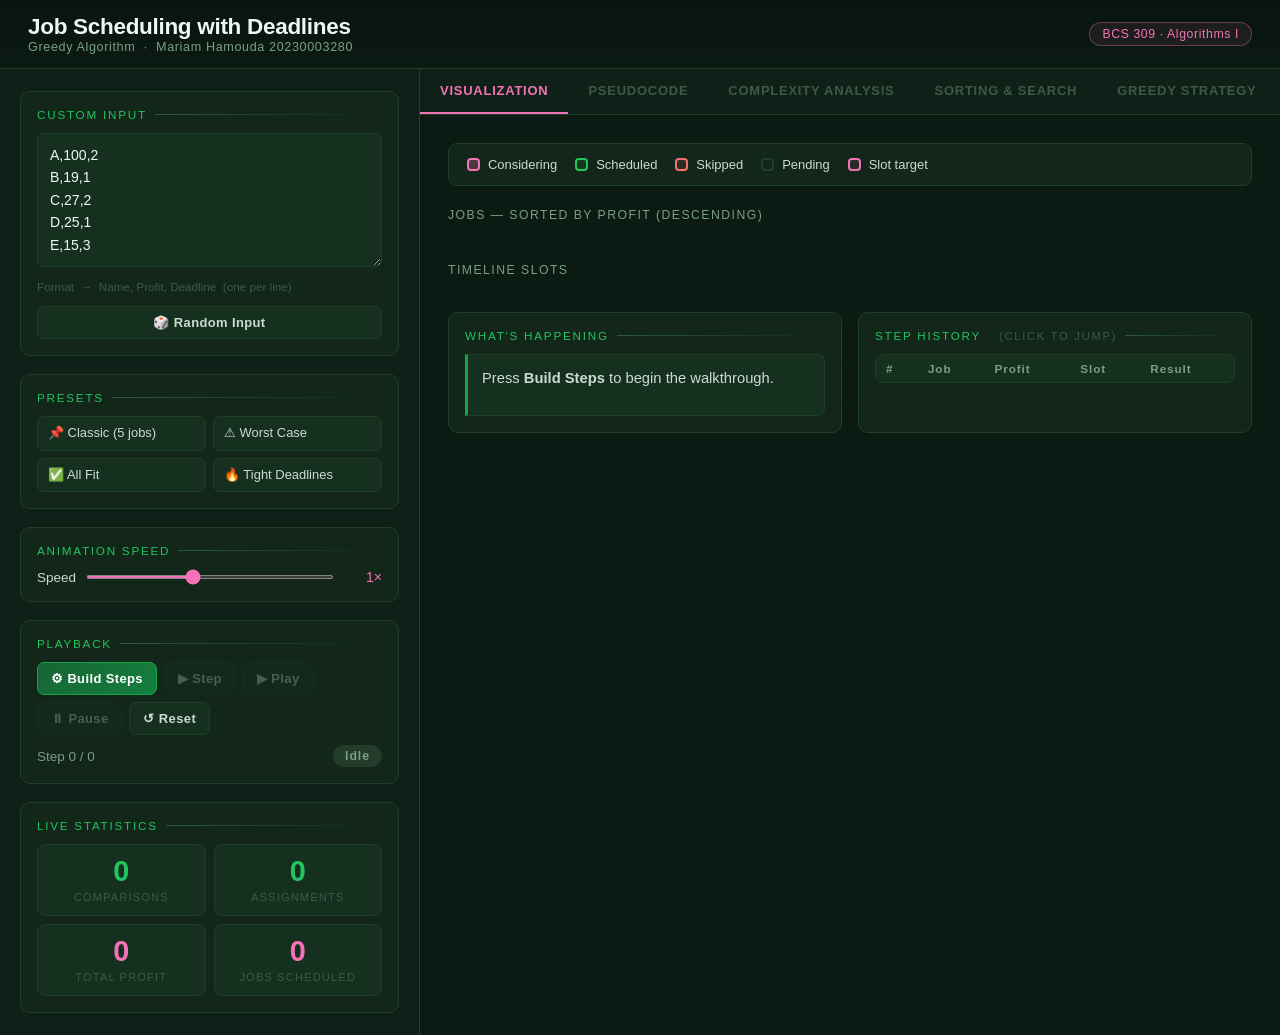
<file: index.html>
<!DOCTYPE html>
<html lang="en">
<head>
<meta charset="UTF-8">
<meta name="viewport" content="width=device-width, initial-scale=1.0">
<title>Job Scheduling with Deadlines</title>
<style>
/* ── SPARROW-INSPIRED: Deep forest green + hot pink + warm white ── */
:root {
  --bg:         #0b1a12;
  --bg2:        #0e2018;
  --bg3:        #122619;
  --bg4:        #163020;
  --panel:      #0e2018;
  --border:     #1e4028;
  --border2:    #2a5a38;
  --green:      #1a5c32;
  --green-hi:   #22c55e;
  --green-mid:  #16a34a;
  --green-soft: rgba(34,197,94,0.12);
  --pink:       #f472b6;
  --pink-soft:  rgba(244,114,182,0.15);
  --pink-dim:   rgba(244,114,182,0.08);
  --white:      #f0f7f2;
  --white2:     #c8ddd0;
  --white3:     #7a9e88;
  --white4:     #3d5a47;
  --orange:     #fb923c;
  --red:        #f87171;
  --yellow:     #fbbf24;
  --mono:       Arial, sans-serif;
  --serif:      Arial, sans-serif;
  --radius:     10px;
}

*, *::before, *::after { margin:0; padding:0; box-sizing:border-box; }

html { font-size: 18px; }

body {
  background: var(--bg);
  color: var(--white);
  font-family: Arial, sans-serif;
  min-height: 100vh;
  overflow-x: hidden;
}

/* Subtle grid texture */
body::before {
  content:'';
  position:fixed; inset:0;
  background-image:
    linear-gradient(rgba(34,197,94,0.03) 1px, transparent 1px),
    linear-gradient(90deg, rgba(34,197,94,0.03) 1px, transparent 1px);
  background-size: 40px 40px;
  pointer-events:none; z-index:0;
}

/* ── HEADER ── */
header {
  position: sticky; top:0; z-index:200;
  background: linear-gradient(180deg, #081410 0%, #0b1a12 100%);
  border-bottom: 1px solid var(--border);
  padding: 14px 28px;
  display: flex; align-items: center; gap: 20px;
}
.hdr-title {
  font-size: 1.25rem;
  font-weight: 700;
  color: var(--white);
  letter-spacing: -0.3px;
}
.hdr-sub {
  font-family: Arial, sans-serif;
  font-size: 0.7rem;
  color: var(--white3);
  letter-spacing: 0.05em;
}
.hdr-badge {
  margin-left: auto;
  font-family: Arial, sans-serif;
  font-size: 0.68rem;
  color: var(--pink);
  border: 1px solid rgba(244,114,182,0.35);
  background: var(--pink-dim);
  padding: 4px 12px;
  border-radius: 20px;
  letter-spacing: 0.05em;
}

/* ── LAYOUT ── */
.layout {
  display: grid;
  grid-template-columns: 420px 1fr;
  min-height: calc(100vh - 53px);
  position: relative; z-index:1;
}

/* ── LEFT PANEL ── */
.left {
  background: var(--panel);
  border-right: 1px solid var(--border);
  padding: 22px 20px;
  display: flex; flex-direction: column; gap: 18px;
  overflow-y: auto;
}
.left::-webkit-scrollbar { width: 4px; }
.left::-webkit-scrollbar-thumb { background: var(--border2); border-radius: 4px; }

.section-card {
  background: var(--bg3);
  border: 1px solid var(--border);
  border-radius: var(--radius);
  padding: 16px;
}
.section-label {
  font-family: Arial, sans-serif;
  font-size: 0.65rem;
  letter-spacing: 0.15em;
  text-transform: uppercase;
  color: var(--green-hi);
  margin-bottom: 12px;
  display: flex; align-items: center; gap: 8px;
}
.section-label::after {
  content:''; flex:1; height:1px;
  background: linear-gradient(90deg, var(--border2), transparent);
}

textarea {
  width: 100%;
  background: var(--bg4);
  border: 1px solid var(--border);
  border-radius: 7px;
  color: var(--white);
  font-family: Arial, sans-serif;
  font-size: 0.78rem;
  line-height: 1.6;
  padding: 10px 12px;
  resize: vertical; outline: none;
  transition: border-color 0.2s;
}
textarea:focus { border-color: var(--green-mid); }
.hint {
  font-family: Arial, sans-serif;
  font-size: 0.65rem;
  color: var(--white4);
  margin-top: 6px;
  line-height: 1.5;
}

/* Presets */
.presets { display: grid; grid-template-columns: 1fr 1fr; gap: 7px; }
.preset-btn {
  background: var(--bg4);
  border: 1px solid var(--border);
  color: var(--white2);
  font-family: Arial, sans-serif;
  font-size: 0.72rem;
  padding: 8px 10px;
  border-radius: 7px;
  cursor: pointer; text-align: left;
  transition: all 0.18s; line-height: 1.3;
}
.preset-btn:hover {
  border-color: var(--pink);
  color: var(--pink);
  background: var(--pink-dim);
}

/* Speed */
.speed-row { display: flex; align-items: center; gap: 10px; }
.speed-row label { font-family: Arial, sans-serif; font-size: 0.75rem; color: var(--white2); white-space: nowrap; }
input[type=range] {
  flex:1; height: 4px;
  background: var(--bg4); border-radius: 2px;
  outline: none; cursor: pointer;
  accent-color: var(--pink);
}
.speed-val { font-family: Arial, sans-serif; font-size: 0.78rem; color: var(--pink); min-width: 38px; text-align: right; }

/* Controls */
.controls { display: flex; gap: 7px; flex-wrap: wrap; }
.btn {
  background: var(--bg4);
  border: 1px solid var(--border);
  color: var(--white2);
  font-family: Arial, sans-serif;
  font-size: 0.72rem;
  font-weight: 700;
  padding: 8px 13px;
  border-radius: 7px;
  cursor: pointer;
  transition: all 0.18s;
  display: flex; align-items: center; gap: 5px;
  letter-spacing: 0.03em;
}
.btn:hover { border-color: var(--border2); color: var(--white); }
.btn.primary {
  background: linear-gradient(135deg, #166534, #15803d);
  border-color: var(--green-mid);
  color: #fff; font-weight: 700;
}
.btn.primary:hover { background: linear-gradient(135deg, #15803d, #16a34a); }
.btn:disabled { opacity: 0.3; cursor: not-allowed; }

.status-row {
  display: flex; align-items: center; justify-content: space-between;
  margin-top: 10px;
}
.step-counter { font-family: Arial, sans-serif; font-size: 0.75rem; color: var(--white3); }
.status-pill {
  font-family: Arial, sans-serif; font-size: 0.68rem; font-weight: 700;
  padding: 3px 11px; border-radius: 20px; letter-spacing: 0.08em;
}
.st-idle    { background: rgba(61,90,71,0.4);  color: var(--white3); border: 1px solid var(--border); }
.st-ready   { background: var(--pink-dim);     color: var(--pink);   border: 1px solid rgba(244,114,182,0.3); }
.st-playing { background: var(--green-soft);   color: var(--green-hi); border: 1px solid rgba(34,197,94,0.3); }
.st-paused  { background: rgba(251,146,60,0.1); color: var(--orange); border: 1px solid rgba(251,146,60,0.3); }
.st-done    { background: var(--pink-soft);    color: var(--pink);   border: 1px solid rgba(244,114,182,0.35); }

/* Stats grid */
.stats-grid { display: grid; grid-template-columns: 1fr 1fr; gap: 8px; }
.stat-box {
  background: var(--bg4); border: 1px solid var(--border);
  border-radius: 8px; padding: 12px; text-align: center;
}
.stat-val { font-family: Arial, sans-serif; font-size: 1.6rem; font-weight: 700; color: var(--green-hi); line-height: 1; }
.stat-val.pink { color: var(--pink); }
.stat-lbl { font-family: Arial, sans-serif; font-size: 0.62rem; color: var(--white4); margin-top: 5px; text-transform: uppercase; letter-spacing: 0.1em; }

/* Step box */
.step-box {
  background: var(--bg4); border: 1px solid var(--border);
  border-left: 3px solid var(--green-mid);
  border-radius: 0 8px 8px 0;
  padding: 12px 14px;
  font-size: 0.82rem;
  color: var(--white2); line-height: 1.6; min-height: 62px;
}
.step-box .hl    { color: var(--white);     font-weight: 700; }
.step-box .good  { color: var(--green-hi);  font-weight: 700; }
.step-box .bad   { color: var(--red); }
.step-box .acc   { color: var(--pink); }

/* History */
.hist-wrap {
  max-height: 200px; overflow-y: auto;
  border-radius: 8px; border: 1px solid var(--border);
}
.hist-wrap::-webkit-scrollbar { width: 4px; }
.hist-wrap::-webkit-scrollbar-thumb { background: var(--border2); border-radius: 3px; }
table { width: 100%; border-collapse: collapse; font-family: Arial, sans-serif; font-size: 0.72rem; }
th {
  background: var(--bg4); color: var(--white3);
  padding: 7px 10px; text-align: left; font-weight: 700;
  position: sticky; top: 0; z-index:1;
  font-size: 0.65rem; letter-spacing: 0.08em;
}
td { padding: 6px 10px; border-top: 1px solid var(--border); color: var(--white2); }
tr.hrow:hover td { background: var(--green-soft); cursor: pointer; }
tr.hrow.hactive td { background: var(--green-soft); color: var(--green-hi); }
.c-sched { color: var(--green-hi) !important; }
.c-skip  { color: var(--red) !important; }

/* ── RIGHT PANEL ── */
.right { display: flex; flex-direction: column; overflow-y: auto; }

/* Tabs */
.tabs {
  display: flex; border-bottom: 1px solid var(--border);
  background: var(--bg2);
  position: sticky; top: 0; z-index: 50;
  overflow-x: auto;
}
.tabs::-webkit-scrollbar { height: 0; }
.tab {
  padding: 14px 20px;
  font-family: Arial, sans-serif;
  font-size: 0.72rem;
  font-weight: 700;
  letter-spacing: 0.06em;
  color: var(--white4);
  cursor: pointer;
  border-bottom: 2px solid transparent;
  transition: all 0.18s; white-space: nowrap;
  text-transform: uppercase;
}
.tab:hover { color: var(--white2); }
.tab.active { color: var(--pink); border-bottom-color: var(--pink); }

/* Tab content */
.tcontent { display: none; padding: 28px; flex:1; }
.tcontent.active { display: block; }

/* ── LEGEND ── */
.legend {
  display: flex; gap: 18px; flex-wrap: wrap;
  padding: 13px 18px;
  background: var(--bg3); border: 1px solid var(--border);
  border-radius: 9px; margin-bottom: 22px;
}
.leg-item { display: flex; align-items: center; gap: 8px; font-family: Arial, sans-serif; font-size: 0.72rem; color: var(--white2); }
.leg-dot  { width: 13px; height: 13px; border-radius: 4px; border: 2px solid; }

/* ── JOB CARDS ── */
.jobs-label {
  font-family: Arial, sans-serif; font-size: 0.68rem;
  letter-spacing: 0.12em; text-transform: uppercase;
  color: var(--white3); margin-bottom: 13px;
}
.jobs-row { display: flex; flex-wrap: wrap; gap: 11px; margin-bottom: 28px; }

.job-card {
  background: var(--bg3);
  border: 2px solid var(--border);
  border-radius: 10px;
  padding: 11px 16px;
  text-align: center; min-width: 84px;
  transition: all 0.22s; position: relative;
  cursor: default;
}
.job-card .jname {
  font-size: 1.2rem; font-weight: 700; color: var(--white);
  font-family: Arial, sans-serif;
}
.job-card .jprofit {
  font-family: Arial, sans-serif; font-size: 0.82rem;
  color: var(--green-hi); margin-top: 3px;
}
.job-card .jdl {
  font-family: Arial, sans-serif; font-size: 0.68rem;
  color: var(--white4); margin-top: 2px;
}
.job-card .rank {
  position: absolute; top: -9px; right: -9px;
  background: var(--green-mid); color: #fff;
  font-family: Arial, sans-serif; font-size: 0.62rem; font-weight: 700;
  width: 20px; height: 20px; border-radius: 50%;
  display: flex; align-items: center; justify-content: center;
}
.job-card.considering {
  border-color: var(--pink);
  background: var(--pink-dim);
  box-shadow: 0 0 16px rgba(244,114,182,0.25);
  transform: scale(1.07);
}
.job-card.scheduled {
  border-color: var(--green-hi);
  background: var(--green-soft);
}
.job-card.skipped {
  border-color: var(--red);
  background: rgba(248,113,113,0.06);
  opacity: 0.55;
}

/* ── TIMELINE ── */
.timeline-label {
  font-family: Arial, sans-serif; font-size: 0.68rem;
  letter-spacing: 0.12em; text-transform: uppercase;
  color: var(--white3); margin-bottom: 13px;
}
.timeline { display: flex; gap: 13px; flex-wrap: wrap; }

.slot {
  background: var(--bg3); border: 2px solid var(--border);
  border-radius: 12px; width: 92px; height: 92px;
  display: flex; flex-direction: column;
  align-items: center; justify-content: center;
  transition: all 0.28s; position: relative;
}
.slot .stime {
  font-family: Arial, sans-serif; font-size: 0.65rem;
  color: var(--white4);
  position: absolute; bottom: 7px;
}
.slot .sempty { font-family: Arial, sans-serif; font-size: 0.68rem; color: var(--white4); }
.slot .sname  { font-size: 1.3rem; font-weight: 700; font-family: Arial, sans-serif; color: var(--white); }
.slot .sprofit { font-family: Arial, sans-serif; font-size: 0.75rem; color: var(--green-hi); }

.slot.target {
  border-color: var(--pink);
  background: var(--pink-dim);
  box-shadow: 0 0 18px rgba(244,114,182,0.3);
  transform: scale(1.06);
}
.slot.filled { background: var(--green-soft); border-color: var(--green-mid); }
.slot.just-filled {
  background: rgba(34,197,94,0.2); border-color: var(--green-hi);
  box-shadow: 0 0 22px rgba(34,197,94,0.4);
  animation: pop 0.45s ease;
}
@keyframes pop { 0%{transform:scale(1.12)} 100%{transform:scale(1)} }

/* ── PSEUDOCODE ── */
.pseudo-wrap {
  background: var(--bg3); border: 1px solid var(--border);
  border-radius: 9px;
  max-height: 440px; overflow-y: auto; overflow-x: visible;
  position: relative;
}
.pseudo-wrap::-webkit-scrollbar { width: 4px; }
.pseudo-wrap::-webkit-scrollbar-thumb { background: var(--border2); border-radius: 3px; }

.pline {
  display: flex; align-items: flex-start; gap: 0;
  padding: 6px 18px;
  border-left: 3px solid transparent;
  transition: background 0.18s; position: relative;
  cursor: default;
}
.pline:hover { background: rgba(34,197,94,0.04); }
.pline.active {
  background: rgba(244,114,182,0.08);
  border-left-color: var(--pink);
}
.pnum {
  font-family: Arial, sans-serif; font-size: 0.72rem;
  color: var(--white4); width: 30px; flex-shrink: 0;
  user-select: none; padding-top: 2px;
}
.pcode {
  font-family: Arial, sans-serif; font-size: 0.78rem;
  color: var(--white); white-space: pre; line-height: 1.8;
}
.pcode .kw { color: var(--pink); }
.pcode .cm { color: var(--white4); font-style: italic; }
.pcode .fn { color: var(--green-hi); }
.pcode .num { color: var(--yellow); }

.ptip {
  display: none;
  position: absolute;
  left: 30px;
  top: calc(100% + 4px);
  z-index: 300;
  background: var(--bg4);
  border: 1px solid var(--pink);
  border-radius: 8px;
  padding: 10px 14px;
  font-family: Arial, sans-serif;
  font-size: 0.78rem;
  color: var(--white2);
  width: 340px;
  max-width: calc(100vw - 60px);
  line-height: 1.6;
  box-shadow: 0 8px 28px rgba(0,0,0,0.7);
  pointer-events: none;
}
.ptip::before {
  content: '';
  position: absolute;
  top: -6px; left: 20px;
  width: 10px; height: 10px;
  background: var(--bg4);
  border-left: 1px solid var(--pink);
  border-top: 1px solid var(--pink);
  transform: rotate(45deg);
}
.pline:hover .ptip { display: block; }

/* Viz tab bottom two-column grid */
.viz-bottom-grid {
  display: grid;
  grid-template-columns: 1fr 1fr;
  gap: 16px;
  margin-top: 22px;
}
@media (max-width: 1100px) {
  .viz-bottom-grid { grid-template-columns: 1fr; }
}

/* ── SECTION TITLES (tab h2/h3) ── */
.tab-heading {
  font-size: 1.3rem; font-weight: 700; color: var(--white);
  margin-bottom: 6px; letter-spacing: -0.2px;
}
.tab-sub {
  font-family: Arial, sans-serif; font-size: 0.72rem;
  color: var(--white3); margin-bottom: 22px; letter-spacing: 0.04em;
}

/* Info boxes */
.ibox {
  border-radius: 0 9px 9px 0;
  padding: 14px 16px; margin: 13px 0;
  font-size: 0.85rem; line-height: 1.65; color: var(--white2);
}
.ibox.green  { border-left: 3px solid var(--green-hi); background: var(--green-soft); }
.ibox.pink   { border-left: 3px solid var(--pink);     background: var(--pink-dim); }
.ibox.orange { border-left: 3px solid var(--orange);   background: rgba(251,146,60,0.08); }
.ibox.red    { border-left: 3px solid var(--red);      background: rgba(248,113,113,0.06); }
.ibox strong { color: var(--white); font-weight: 700; }

/* Complexity cards */
.cplx-row { display: grid; grid-template-columns: repeat(3,1fr); gap: 12px; margin: 18px 0; }
.cplx-card {
  background: var(--bg3); border: 1px solid var(--border);
  border-radius: 9px; padding: 16px; text-align: center;
}
.cplx-case { font-family: Arial, sans-serif; font-size: 0.62rem; text-transform: uppercase; letter-spacing: 0.12em; color: var(--white4); }
.cplx-val  { font-family: Arial, sans-serif; font-size: 1rem; font-weight: 700; margin: 8px 0 5px; }
.cplx-desc { font-size: 0.75rem; color: var(--white3); line-height: 1.4; }
.best  .cplx-val { color: var(--green-hi); }
.avg   .cplx-val { color: var(--orange); }
.worst .cplx-val { color: var(--red); }

/* Growth chart controls */
.gctrls {
  display: flex; align-items: center; gap: 14px; margin-bottom: 13px; flex-wrap: wrap;
}
.gctrls label { font-family: Arial, sans-serif; font-size: 0.75rem; color: var(--white2); display: flex; align-items: center; gap: 5px; }
.gctrls input[type=range] { width: 140px; }

/* Canvas */
.chart-canvas {
  background: var(--bg3); border: 1px solid var(--border);
  border-radius: 9px; width: 100%; display: block;
}

/* Greedy vis */
.gchoice-wrap { background: var(--bg3); border: 1px solid var(--border); border-radius: 9px; padding: 16px; margin: 14px 0; }
.gchoice {
  display: flex; align-items: center; gap: 12px;
  padding: 9px 0; border-bottom: 1px solid var(--border);
  font-size: 0.83rem;
}
.gchoice:last-child { border-bottom: none; }
.gname  { font-size: 1.05rem; font-weight: 700; font-family: Arial, sans-serif; min-width: 26px; }
.ginfo  { font-family: Arial, sans-serif; font-size: 0.72rem; color: var(--white3); flex: 1; }
.garrow { color: var(--pink); font-size: 1.1rem; }
.gtag {
  font-family: Arial, sans-serif; font-size: 0.68rem; font-weight: 700;
  padding: 3px 9px; border-radius: 5px; white-space: nowrap;
}
.gt-ok  { background: var(--green-soft); color: var(--green-hi); border: 1px solid rgba(34,197,94,0.3); }
.gt-bad { background: rgba(248,113,113,0.1); color: var(--red); border: 1px solid rgba(248,113,113,0.3); }
.gt-warn{ background: rgba(251,146,60,0.1); color: var(--orange); border: 1px solid rgba(251,146,60,0.3); }

/* Key concepts grid */
.kc-grid { display: grid; grid-template-columns: 1fr 1fr; gap: 13px; margin: 14px 0; }
.kc {
  background: var(--bg3); border: 1px solid var(--border);
  border-radius: 9px; padding: 15px;
}
.kc h4 { font-size: 0.85rem; font-weight: 700; color: var(--pink); margin-bottom: 7px; }
.kc p  { font-size: 0.8rem; color: var(--white2); line-height: 1.55; }

/* Collapsible */
.coll-hdr {
  display: flex; align-items: center; justify-content: space-between;
  cursor: pointer; padding: 13px 16px;
  background: var(--bg3); border: 1px solid var(--border);
  border-radius: 9px; margin-bottom: 4px; transition: background 0.18s;
}
.coll-hdr:hover { background: var(--bg4); }
.coll-hdr h3 { font-size: 0.9rem; color: var(--white2); font-weight: 600; }
.coll-arr { color: var(--white4); font-size: 0.8rem; transition: transform 0.2s; }
.coll-arr.open { transform: rotate(180deg); }
.coll-body {
  display: none; background: var(--bg3);
  border: 1px solid var(--border); border-top: none;
  border-radius: 0 0 9px 9px;
  padding: 16px 18px; margin-bottom: 13px;
  font-size: 0.84rem; color: var(--white2); line-height: 1.7;
}
.coll-body.open { display: block; }

/* Worked steps */
.ws { display: flex; gap: 13px; padding: 11px 0; border-bottom: 1px solid var(--border); }
.ws:last-child { border-bottom: none; }
.ws-n {
  background: var(--green-mid); color: #fff;
  font-family: Arial, sans-serif; font-size: 0.68rem; font-weight: 700;
  width: 22px; height: 22px; border-radius: 50%;
  display: flex; align-items: center; justify-content: center;
  flex-shrink: 0; margin-top: 2px;
}
.ws p { font-size: 0.83rem; color: var(--white2); line-height: 1.6; }

/* Sort canvas label */
.cvs-lbl {
  font-family: Arial, sans-serif; font-size: 0.72rem;
  color: var(--white3); margin: 10px 0 5px;
}

/* Divider */
.divider {
  height: 1px; background: var(--border);
  margin: 22px 0;
}

/* Responsive */
@media (max-width: 980px) {
  .layout { grid-template-columns: 1fr; }
  .left { border-right: none; border-bottom: 1px solid var(--border); }
  .kc-grid { grid-template-columns: 1fr; }
  .cplx-row { grid-template-columns: 1fr; }
}

</style>
</head>
<body>

<!-- HEADER -->
<header>
  <div>
    <div class="hdr-title">Job Scheduling with Deadlines</div>
    <div class="hdr-sub">Greedy Algorithm &nbsp;·&nbsp; Mariam Hamouda 20230003280</div>
  </div>
  <div class="hdr-badge">BCS 309 · Algorithms I</div>
</header>

<div class="layout">

<!-- ══════════════ LEFT PANEL ══════════════ -->
<div class="left">

  <!-- Custom input -->
  <div class="section-card">
    <div class="section-label">Custom Input</div>
    <textarea id="inp" rows="5" placeholder="A,100,2&#10;B,19,1&#10;C,27,2&#10;D,25,1&#10;E,15,3"></textarea>
    <div class="hint">Format &nbsp;→&nbsp; Name, Profit, Deadline &nbsp;(one per line)</div>
    <button class="btn" onclick="randomInput()" style="margin-top:10px;width:100%;justify-content:center;">🎲 Random Input</button>
  </div>

  <!-- Presets -->
  <div class="section-card">
    <div class="section-label">Presets</div>
    <div class="presets">
      <button class="preset-btn" onclick="loadPreset(0)">📌 Classic (5 jobs)</button>
      <button class="preset-btn" onclick="loadPreset(1)">⚠ Worst Case</button>
      <button class="preset-btn" onclick="loadPreset(2)">✅ All Fit</button>
      <button class="preset-btn" onclick="loadPreset(3)">🔥 Tight Deadlines</button>
    </div>
  </div>

  <!-- Speed -->
  <div class="section-card">
    <div class="section-label">Animation Speed</div>
    <div class="speed-row">
      <label>Speed</label>
      <input type="range" id="spd" min="1" max="8" value="4" oninput="updSpd()">
      <span class="speed-val" id="spd-lbl">1×</span>
    </div>
  </div>

  <!-- Controls -->
  <div class="section-card">
    <div class="section-label">Playback</div>
    <div class="controls">
      <button class="btn primary" id="btn-build" onclick="buildSteps()">⚙ Build Steps</button>
      <button class="btn" id="btn-step"  onclick="stepFwd()"  disabled>▶ Step</button>
      <button class="btn" id="btn-play"  onclick="playAnim()" disabled>▶ Play</button>
      <button class="btn" id="btn-pause" onclick="pauseAnim()" disabled>⏸ Pause</button>
      <button class="btn" id="btn-reset" onclick="resetAll()">↺ Reset</button>
    </div>
    <div class="status-row">
      <span class="step-counter" id="sc">Step 0 / 0</span>
      <span class="status-pill st-idle" id="status">Idle</span>
    </div>
  </div>

  <!-- Stats -->
  <div class="section-card">
    <div class="section-label">Live Statistics</div>
    <div class="stats-grid">
      <div class="stat-box">
        <div class="stat-val" id="s-comp">0</div>
        <div class="stat-lbl">Comparisons</div>
      </div>
      <div class="stat-box">
        <div class="stat-val" id="s-asgn">0</div>
        <div class="stat-lbl">Assignments</div>
      </div>
      <div class="stat-box">
        <div class="stat-val pink" id="s-prof">0</div>
        <div class="stat-lbl">Total Profit</div>
      </div>
      <div class="stat-box">
        <div class="stat-val pink" id="s-sched">0</div>
        <div class="stat-lbl">Jobs Scheduled</div>
      </div>
    </div>
  </div>


</div><!-- /left -->


<!-- ══════════════ RIGHT PANEL ══════════════ -->
<div class="right">
  <div class="tabs">
    <div class="tab active"  onclick="showTab('viz',this)">Visualization</div>
    <div class="tab"         onclick="showTab('pseudo',this)">Pseudocode</div>
    <div class="tab"         onclick="showTab('cplx',this)">Complexity Analysis</div>
    <div class="tab"         onclick="showTab('sort',this)">Sorting &amp; Search</div>
    <div class="tab"         onclick="showTab('greedy',this)">Greedy Strategy</div>
    <div class="tab"         onclick="showTab('about',this)">Overview</div>
  </div>

  <!-- ── VISUALIZATION ── -->
  <div class="tcontent active" id="tab-viz">
    <div class="legend">
      <div class="leg-item"><div class="leg-dot" style="border-color:var(--pink);background:rgba(244,114,182,0.25)"></div>Considering</div>
      <div class="leg-item"><div class="leg-dot" style="border-color:var(--green-hi);background:var(--green-soft)"></div>Scheduled</div>
      <div class="leg-item"><div class="leg-dot" style="border-color:var(--red);background:rgba(248,113,113,0.1)"></div>Skipped</div>
      <div class="leg-item"><div class="leg-dot" style="border-color:var(--border);background:var(--bg3)"></div>Pending</div>
      <div class="leg-item"><div class="leg-dot" style="border-color:var(--pink);background:var(--pink-dim)"></div>Slot target</div>
    </div>

    <div class="jobs-label">Jobs — sorted by profit (descending)</div>
    <div class="jobs-row" id="jobs-row"></div>

    <div class="timeline-label">Timeline Slots</div>
    <div class="timeline" id="tline"></div>

    <div class="viz-bottom-grid">
      <!-- What's Happening -->
      <div class="section-card" style="margin-top:0">
        <div class="section-label">What's Happening</div>
        <div class="step-box" id="exp">Press <strong>Build Steps</strong> to begin the walkthrough.</div>
      </div>

      <!-- Step History -->
      <div class="section-card" style="margin-top:0">
        <div class="section-label">Step History &nbsp;<span style="font-size:0.62rem;color:var(--white4)">(click to jump)</span></div>
        <div class="hist-wrap">
          <table id="hist-tbl">
            <thead><tr><th>#</th><th>Job</th><th>Profit</th><th>Slot</th><th>Result</th></tr></thead>
            <tbody id="hist-body"></tbody>
          </table>
        </div>
      </div>
    </div>
  </div><!-- /tab-viz -->

  <!-- ── PSEUDOCODE ── -->
  <div class="tcontent" id="tab-pseudo">
    <div class="tab-heading">Algorithm Pseudocode</div>
    <div class="tab-sub">Hover any line for an explanation tooltip. Active line tracks the animation.</div>
    <div class="pseudo-wrap" id="pseudo"></div>
  </div>

  <!-- ── COMPLEXITY ANALYSIS ── -->
  <div class="tcontent" id="tab-cplx">
    <div class="tab-heading">Complexity Analysis</div>
    <div class="tab-sub">Time &amp; space complexity, operation counters, and growth curves.</div>

    <div class="cplx-row">
      <div class="cplx-card best">
        <div class="cplx-case">Best Case</div>
        <div class="cplx-val">O(n log n)</div>
        <div class="cplx-desc">All slots filled immediately — sort dominates</div>
      </div>
      <div class="cplx-card avg">
        <div class="cplx-case">Average Case</div>
        <div class="cplx-val">O(n²)</div>
        <div class="cplx-desc">Slot-search loop dominates on average</div>
      </div>
      <div class="cplx-card worst">
        <div class="cplx-case">Worst Case</div>
        <div class="cplx-val">O(n²)</div>
        <div class="cplx-desc">All deadlines = max, max slot scanning</div>
      </div>
    </div>

    <div class="ibox green">
      <strong>Space Complexity: O(n)</strong> — We store one schedule array of size equal to the maximum deadline, plus the sorted jobs list.
    </div>
    <div class="ibox orange">
      <strong>Phase breakdown:</strong> Sorting n jobs costs O(n log n). For each job we scan backwards through slots — worst case O(n) per job → <strong>O(n²) overall</strong>. Using a Union-Find structure reduces slot lookup to O(α(n)) ≈ O(1), giving O(n log n) total.
    </div>

    <div class="divider"></div>

    <div class="tab-sub" style="margin-bottom:13px">Growth Curves — Operations vs Input Size</div>
    <div class="gctrls">
      <label>Max n = <span id="gn-lbl">20</span></label>
      <input type="range" id="gn" min="5" max="50" value="20" oninput="drawGrowth()">
      <label><input type="checkbox" id="cb-n" checked onchange="drawGrowth()"> &nbsp;n</label>
      <label><input type="checkbox" id="cb-nl" checked onchange="drawGrowth()"> &nbsp;n log n</label>
      <label><input type="checkbox" id="cb-n2" checked onchange="drawGrowth()"> &nbsp;n²</label>
    </div>
    <canvas id="gc" class="chart-canvas" height="250"></canvas>

    <div class="divider"></div>
    <div class="tab-sub" style="margin-bottom:13px">Greedy vs Binary Search &amp; Divide and Conquer</div>
    <canvas id="cc" class="chart-canvas" height="210"></canvas>
    <div class="ibox pink" style="margin-top:14px">
      <strong>Binary Search O(log n):</strong> Divide &amp; Conquer — splits the search space in half each step. Extremely fast for lookups, but cannot solve the scheduling optimisation problem on its own.<br>
      <strong>D&amp;C Merge Sort O(n log n):</strong> Recursively divides the array and merges sorted halves. This is exactly the kind of sort that could power Step 1 of our algorithm — stable and predictable.<br>
      <strong>D&amp;C Quick Sort O(n log n) avg:</strong> Partitions around a pivot — fast in practice, but O(n²) worst case. Less predictable than merge sort for sorting jobs.<br>
      <strong>Key insight:</strong> Our greedy algorithm <em>uses</em> Divide &amp; Conquer sorting (Step 1) as a subroutine, then applies greedy slot assignment (Steps 2–4). The two paradigms complement each other.
    </div>
  </div>

  <!-- ── SORTING & SEARCH ── -->
  <div class="tcontent" id="tab-sort">
    <div class="tab-heading">Sorting &amp; Searching</div>
    <div class="tab-sub">How sorting by profit and slot-search work inside the algorithm.</div>

    <div class="ibox green">
      <strong>Why sort first?</strong> The greedy algorithm's correctness depends entirely on processing jobs in decreasing profit order. Without sorting, a low-profit job can occupy a slot needed by a higher-profit job, making the result suboptimal.
    </div>

    <div class="divider"></div>
    <div class="tab-sub" style="margin-bottom:10px">Sorting Animation — profit descending</div>
    <canvas id="sc-cvs" class="chart-canvas" height="190"></canvas>
    <div style="display:flex;gap:8px;margin-top:10px;flex-wrap:wrap;align-items:center">
      <button class="btn primary" onclick="animSort()">▶ Play</button>
      <button class="btn" onclick="sortStep()">▶ Step</button>
      <button class="btn" onclick="pauseSort()">⏸ Pause</button>
      <button class="btn" onclick="resetSort()">↺ Reset</button>
      <span id="sort-sc" style="font-family:Arial,sans-serif;font-size:0.75rem;color:var(--white3);margin-left:4px">Step 0 / 0</span>
    </div>
    <div class="ibox orange" id="sort-box" style="margin-top:12px">Press "Animate Sort" to watch jobs re-order by profit.</div>

    <div class="divider"></div>
    <div class="tab-sub" style="margin-bottom:10px">Impact of Removing the Sort Step</div>
    <div id="no-sort-demo"></div>

    <div class="divider"></div>
    <div class="tab-sub" style="margin-bottom:10px">Slot Search — Latest Available Slot</div>
    <div class="ibox orange">
      <strong>Why the latest slot?</strong> Assigning to the <em>latest</em> free slot before the deadline keeps earlier slots open for future jobs with tighter deadlines — this is the crucial greedy insight.
    </div>
    <canvas id="ss-cvs" class="chart-canvas" height="170"></canvas>
    <div style="display:flex;gap:8px;margin-top:10px">
      <button class="btn" onclick="animSearch()">▶ Show Slot Search</button>
    </div>
    <div class="ibox pink" id="search-box" style="margin-top:10px">Click above to see the backwards slot scan in action.</div>
  </div>

  <!-- ── GREEDY STRATEGY ── -->
  <div class="tcontent" id="tab-greedy">
    <div class="tab-heading">Greedy Strategy</div>
    <div class="tab-sub">How the greedy paradigm applies, why it works, and where it fails.</div>

    <div class="ibox pink">
      <strong>Paradigm: Greedy.</strong> At each step, choose the remaining job with the highest profit and assign it to the latest available slot before its deadline. Once a decision is made, it is never reconsidered.
    </div>

    <div class="divider"></div>
    <div class="tab-sub" style="margin-bottom:10px">Greedy Choices — Classic Example</div>
    <div class="gchoice-wrap" id="gchoices"></div>

    <div class="divider"></div>
    <div class="tab-sub" style="margin-bottom:10px">Why Does Greedy Work? (Exchange Argument)</div>
    <div class="ibox green">
      <strong>Exchange argument:</strong> Suppose an optimal solution doesn't schedule the highest-profit feasible job first. We can always swap in that job without decreasing total profit. By repeating this argument for every position, the greedy order produces an optimal schedule.
    </div>

    <div class="divider"></div>
    <div class="tab-sub" style="margin-bottom:10px">Counterexample — Earliest Deadline First (Wrong!)</div>
    <div id="counter-ex"></div>
    <div class="ibox red" style="margin-top:12px">
      <strong>EDF fails here:</strong> Sorting by earliest deadline ignores profit entirely. A low-value job with a tight deadline fills a slot that could have held a high-value job, reducing total profit.
    </div>

    <div class="divider"></div>
    <div class="tab-sub" style="margin-bottom:10px">Key Concepts</div>
    <div class="kc-grid">
      <div class="kc">
        <h4>Greedy Choice Property</h4>
        <p>A globally optimal solution can be assembled from locally optimal (greedy) choices. Here: always pick the highest-profit available job.</p>
      </div>
      <div class="kc">
        <h4>Optimal Substructure</h4>
        <p>After placing one job, the remaining scheduling problem has the same structure and can be solved optimally by the same greedy rule.</p>
      </div>
      <div class="kc">
        <h4>Common Mistake</h4>
        <p>Assigning to the earliest free slot instead of the latest. This wastes scheduling flexibility and leads to suboptimal results.</p>
      </div>
      <div class="kc">
        <h4>Feasibility Check</h4>
        <p>A job is feasible only if at least one slot ≤ its deadline is free. If none exists, the job must be skipped regardless of profit.</p>
      </div>
    </div>
  </div>

  <!-- ── OVERVIEW ── -->
  <div class="tcontent" id="tab-about">
    <div class="tab-heading">Algorithm Overview</div>
    <div class="tab-sub">What the problem is, how the algorithm works, and a fully worked example.</div>

    <div class="coll-hdr" onclick="togColl('aw')">
      <h3>What is the problem?</h3>
      <span class="coll-arr" id="arr-aw">▼</span>
    </div>
    <div class="coll-body" id="cb-aw">
      Given <strong>n jobs</strong>, each with a <strong>profit pᵢ</strong> and a <strong>deadline dᵢ</strong> (each job takes exactly 1 time unit), schedule a subset to <strong>maximise total profit</strong>. Each job must complete by its deadline; only one job can run per time slot.<br><br>
      <strong>Input:</strong> List of (name, profit, deadline) triples.<br>
      <strong>Output:</strong> Subset of jobs + assigned slots, maximising total profit.
    </div>

    <div class="coll-hdr" onclick="togColl('ah')">
      <h3>How does the algorithm work?</h3>
      <span class="coll-arr" id="arr-ah">▼</span>
    </div>
    <div class="coll-body" id="cb-ah">
      <strong>1.</strong> Sort all jobs by profit (descending) in O(n log n).<br>
      <strong>2.</strong> Create a slots array of size = max deadline (all empty).<br>
      <strong>3.</strong> For each job (in sorted order):<br>
      &nbsp;&nbsp;&nbsp;• Scan backwards from deadline to slot 1.<br>
      &nbsp;&nbsp;&nbsp;• If a free slot is found → assign the job there.<br>
      &nbsp;&nbsp;&nbsp;• If none found → skip the job.<br>
      <strong>4.</strong> Return the filled slots as the optimal schedule.
    </div>

    <div class="coll-hdr" onclick="togColl('au')">
      <h3>When should you use this algorithm?</h3>
      <span class="coll-arr" id="arr-au">▼</span>
    </div>
    <div class="coll-body" id="cb-au">
      Use this algorithm when:<br>
      • Each task takes exactly <strong>one unit of time</strong>.<br>
      • Each task has a hard <strong>deadline</strong>.<br>
      • You want to <strong>maximise total profit / reward</strong>.<br>
      • Tasks can be <strong>skipped</strong> if infeasible.<br><br>
      Real-world analogies: CPU job scheduling, task prioritisation, project bidding.
    </div>

    <div class="divider"></div>
    <div class="tab-sub" style="margin-bottom:14px">Fully Worked Example</div>
    <div style="background:var(--bg3);border:1px solid var(--border);border-radius:9px;padding:18px" id="worked"></div>
  </div>

</div><!-- /right -->
</div><!-- /layout -->

<script>
/* ============================================================
   DATA
============================================================ */
const PRESETS = [
  [{name:'A',profit:100,deadline:2},{name:'B',profit:19,deadline:1},
   {name:'C',profit:27,deadline:2},{name:'D',profit:25,deadline:1},{name:'E',profit:15,deadline:3}],
  [{name:'A',profit:90,deadline:4},{name:'B',profit:75,deadline:4},
   {name:'C',profit:60,deadline:4},{name:'D',profit:50,deadline:4},
   {name:'E',profit:40,deadline:4},{name:'F',profit:25,deadline:4}],
  [{name:'A',profit:50,deadline:1},{name:'B',profit:40,deadline:2},
   {name:'C',profit:30,deadline:3},{name:'D',profit:20,deadline:4}],
  [{name:'A',profit:80,deadline:1},{name:'B',profit:70,deadline:1},
   {name:'C',profit:60,deadline:2},{name:'D',profit:55,deadline:1},
   {name:'E',profit:45,deadline:2},{name:'F',profit:35,deadline:3}],
];

let jobs=[], steps=[], cur=-1, playing=false, pt=null, spd=1;
let sortSteps=[], sortCur=0, sortTmr=null, searchTmr=null;


/* ============================================================
   INIT
============================================================ */
window.onload = () => {
  loadPreset(0);
  buildPseudo();
  buildGreedyChoices();
  buildCounterEx();
  buildWorked();
  setTimeout(()=>{ drawGrowth(); drawCompare(); buildNoSortDemo(); }, 100);
};

function loadPreset(i) {
  jobs = JSON.parse(JSON.stringify(PRESETS[i]));
  document.getElementById('inp').value = jobs.map(j=>`${j.name},${j.profit},${j.deadline}`).join('\n');
  resetAll();
  buildSortSteps(jobs);  // show unsorted state immediately
}

function parseInput() {
  return document.getElementById('inp').value.trim().split('\n')
    .map(l => { const p=l.split(',').map(s=>s.trim()); return p.length>=3?{name:p[0],profit:+p[1],deadline:+p[2]}:null; })
    .filter(j=>j&&!isNaN(j.profit)&&!isNaN(j.deadline));
}

function randomInput() {
  const names = 'ABCDEFGHIJKLMNOPQRSTUVWXYZ';
  const count = Math.floor(Math.random() * 5) + 4; // 4–8 jobs
  const maxDeadline = Math.floor(Math.random() * 3) + 3; // deadline range 3–5
  const jobs = [];
  for (let i = 0; i < count; i++) {
    const name = names[i];
    const profit = Math.floor(Math.random() * 91) + 10; // profit 10–100
    const deadline = Math.floor(Math.random() * maxDeadline) + 1; // deadline 1–maxDeadline
    jobs.push(`${name},${profit},${deadline}`);
  }
  document.getElementById('inp').value = jobs.join('\n');
  resetAll();
  buildSortSteps(parseInput());
}

/* ============================================================
   ALGORITHM
============================================================ */
function runAlgo(jl) {
  const sorted = [...jl].sort((a,b)=>b.profit-a.profit);
  const maxD = Math.max(...sorted.map(j=>j.deadline));
  const slots = new Array(maxD+1).fill(null);
  const st=[]; let comp=0, asgn=0;

  st.push({type:'sort', sorted:sorted.map(j=>({...j})),
    msg:`<span class="hl">Sort complete.</span> Order: ${sorted.map(j=>`<span class="good">${j.name}($${j.profit})</span>`).join(', ')}`,
    pl:1, comp, asgn, slots:[...slots]});
  st.push({type:'init', maxD,
    msg:`<span class="hl">Initialise</span> ${maxD} empty time slot${maxD>1?'s':''}.`,
    pl:3, comp, asgn, slots:[...slots]});

  for (let i=0; i<sorted.length; i++) {
    const job=sorted[i];
    st.push({type:'consider', ji:i, job:{...job},
      msg:`<span class="acc">Considering Job ${job.name}</span> — profit <span class="good">$${job.profit}</span>, deadline <span class="hl">T${job.deadline}</span>. Searching for latest free slot ≤ T${job.deadline}.`,
      pl:4, comp, asgn, slots:[...slots]});

    let placed=false;
    for (let t=job.deadline; t>=1; t--) {
      comp++;
      st.push({type:'check', ji:i, job:{...job}, t, free:slots[t]===null,
        msg:`Check slot T${t}: ${slots[t]===null?`<span class="good">FREE ✓</span>`:`<span class="bad">Occupied by Job ${slots[t].name}</span>`}`,
        pl:5, comp, asgn, slots:[...slots]});
      if (!slots[t]) {
        asgn++; slots[t]=job;
        st.push({type:'assign', ji:i, job:{...job}, t,
          msg:`<span class="good">✓ Job ${job.name} → slot T${t}!</span> Profit <span class="acc">$${job.profit}</span> earned.`,
          pl:6, comp, asgn, slots:[...slots]});
        placed=true; break;
      }
    }
    if (!placed) st.push({type:'skip', ji:i, job:{...job},
      msg:`<span class="bad">✗ Job ${job.name} skipped</span> — no free slot before deadline T${job.deadline}.`,
      pl:8, comp, asgn, slots:[...slots]});
  }

  const totalP=slots.reduce((s,j)=>s+(j?j.profit:0),0);
  const totalS=slots.filter(Boolean).length;
  st.push({type:'done', slots:[...slots], totalP, totalS,
    msg:`<span class="acc">Done!</span> Scheduled <span class="good">${totalS} jobs</span>, total profit <span class="good">$${totalP}</span>.`,
    pl:9, comp, asgn});

  return {st, sorted, maxD};
}

/* ============================================================
   BUILD & RENDER
============================================================ */
function buildSteps() {
  jobs = parseInput();
  if (!jobs.length) { alert('Enter at least one valid job.'); return; }
  resetState();
  const r = runAlgo(jobs);
  steps=r.st;
  renderInit(r.sorted, r.maxD);
  setStatus('ready');
  updSC();
  document.getElementById('btn-step').disabled=false;
  document.getElementById('btn-play').disabled=false;
  document.getElementById('exp').innerHTML='Steps ready. Press <strong>Step</strong> or <strong>Play</strong>.';
  buildSortSteps(jobs);  // pass original unsorted order so animation starts unsorted
  buildNoSortDemo();
}

function renderInit(sorted, maxD) {
  // Job cards
  const jr=document.getElementById('jobs-row'); jr.innerHTML='';
  sorted.forEach((j,i)=>{
    const d=document.createElement('div'); d.className='job-card'; d.id=`jc-${i}`;
    d.innerHTML=`<div class="rank">${i+1}</div><div class="jname">${j.name}</div><div class="jprofit">$${j.profit}</div><div class="jdl">d = T${j.deadline}</div>`;
    jr.appendChild(d);
  });
  // Timeline
  const tl=document.getElementById('tline'); tl.innerHTML='';
  for (let t=1; t<=maxD; t++) {
    const s=document.createElement('div'); s.className='slot'; s.id=`slot-${t}`;
    s.innerHTML=`<span class="sempty">Empty</span><span class="stime">T${t}</span>`;
    tl.appendChild(s);
  }
}

function applyStep(s) {
  hlPseudo(s.pl);
  document.getElementById('s-comp').textContent=s.comp;
  document.getElementById('s-asgn').textContent=s.asgn;
  document.getElementById('exp').innerHTML=s.msg;

  document.querySelectorAll('.job-card').forEach(c=>c.classList.remove('considering','skipped'));

  if (s.slots) renderSlots(s.slots);

  if (s.type==='consider'||s.type==='check') {
    document.getElementById(`jc-${s.ji}`)?.classList.add('considering');
    if (s.type==='check'&&s.free) document.getElementById(`slot-${s.t}`)?.classList.add('target');
  }
  if (s.type==='assign') {
    document.getElementById(`jc-${s.ji}`)?.classList.add('scheduled');
    const se=document.getElementById(`slot-${s.t}`);
    if (se) { se.classList.add('just-filled'); setTimeout(()=>se.classList.remove('just-filled'),550); }
  }
  if (s.type==='skip')  document.getElementById(`jc-${s.ji}`)?.classList.add('skipped');
  if (s.type==='done') {
    document.getElementById('s-prof').textContent=s.totalP;
    document.getElementById('s-sched').textContent=s.totalS;
  }
  addHist(s);
}

function renderSlots(slots) {
  for (let t=1; t<slots.length; t++) {
    const el=document.getElementById(`slot-${t}`); if (!el) continue;
    el.classList.remove('target','filled');
    if (slots[t]) {
      el.classList.add('filled');
      el.innerHTML=`<div class="sname">${slots[t].name}</div><div class="sprofit">$${slots[t].profit}</div><span class="stime">T${t}</span>`;
    } else {
      el.innerHTML=`<span class="sempty">Empty</span><span class="stime">T${t}</span>`;
    }
  }
}

/* ============================================================
   PLAYBACK
============================================================ */
function stepFwd() {
  if (cur<steps.length-1) {
    cur++; applyStep(steps[cur]); updSC();
    if (cur===steps.length-1) { pauseAnim(); setStatus('done'); document.getElementById('btn-play').disabled=true; document.getElementById('btn-step').disabled=true; }
  }
}
function playAnim() {
  if (cur>=steps.length-1) return;
  playing=true; setStatus('playing');
  document.getElementById('btn-play').disabled=true;
  document.getElementById('btn-pause').disabled=false;
  document.getElementById('btn-step').disabled=true;
  sched();
}
function sched() {
  if (!playing) return;
  pt=setTimeout(()=>{ if (!playing) return; stepFwd(); if (cur<steps.length-1) sched(); else { playing=false; setStatus('done'); document.getElementById('btn-pause').disabled=true; } }, 900/spd);
}
function pauseAnim() {
  playing=false; clearTimeout(pt); setStatus('paused');
  document.getElementById('btn-play').disabled=false;
  document.getElementById('btn-pause').disabled=true;
  document.getElementById('btn-step').disabled=false;
}
function resetAll() {
  resetState();
  document.getElementById('jobs-row').innerHTML='';
  document.getElementById('tline').innerHTML='';
  document.getElementById('exp').innerHTML='Press <strong>Build Steps</strong> to begin the walkthrough.';
  document.getElementById('btn-step').disabled=true;
  document.getElementById('btn-play').disabled=true;
  document.getElementById('btn-pause').disabled=true;
  setStatus('idle');
}
function resetState() {
  clearTimeout(pt); playing=false; steps=[]; cur=-1;
  ['s-comp','s-asgn','s-prof','s-sched'].forEach(id=>document.getElementById(id).textContent='0');
  document.getElementById('hist-body').innerHTML='';
  updSC(); hlPseudo(-1);
}
function updSC() { document.getElementById('sc').textContent=`Step ${Math.max(0,cur+1)} / ${steps.length}`; }
function setStatus(s) {
  const el=document.getElementById('status');
  el.className='status-pill st-'+s;
  el.textContent=s[0].toUpperCase()+s.slice(1);
}
function updSpd() {
  const v=+document.getElementById('spd').value;
  spd=v/4;
  document.getElementById('spd-lbl').textContent=(v/4).toFixed(2)+'×';
}

/* ============================================================
   HISTORY
============================================================ */
function addHist(s) {
  if (!['assign','skip','done'].includes(s.type)) return;
  const body=document.getElementById('hist-body');
  const tr=document.createElement('tr'); tr.className='hrow';
  const idx=cur;
  tr.onclick=()=>jumpTo(idx);
  if (s.type==='assign')
    tr.innerHTML=`<td>${cur+1}</td><td>${s.job.name}</td><td>$${s.job.profit}</td><td>T${s.t}</td><td class="c-sched">✓ Scheduled</td>`;
  else if (s.type==='skip')
    tr.innerHTML=`<td>${cur+1}</td><td>${s.job.name}</td><td>$${s.job.profit}</td><td>—</td><td class="c-skip">✗ Skipped</td>`;
  else
    tr.innerHTML=`<td colspan="5" style="color:var(--pink);text-align:center">✓ Done — Total Profit $${s.totalP}</td>`;
  if (body.rows.length>=25) body.deleteRow(0);
  body.appendChild(tr);
  document.querySelector('.hist-wrap').scrollTop=9999;
}
function jumpTo(idx) {
  pauseAnim(); resetState();
  jobs=parseInput(); const r=runAlgo(jobs); steps=r.st;
  renderInit(r.sorted,r.maxD); cur=-1;
  for (let i=0;i<=idx;i++){cur=i;applyStep(steps[i]);}
  updSC(); setStatus('paused');
  document.getElementById('btn-step').disabled=cur>=steps.length-1;
  document.getElementById('btn-play').disabled=cur>=steps.length-1;
}

/* ============================================================
   TABS
============================================================ */
function showTab(name,el) {
  document.querySelectorAll('.tab').forEach(t=>t.classList.remove('active'));
  document.querySelectorAll('.tcontent').forEach(c=>c.classList.remove('active'));
  el.classList.add('active');
  document.getElementById('tab-'+name).classList.add('active');
  if (name==='cplx') { setTimeout(()=>{drawGrowth();drawCompare();},50); }
  if (name==='sort')  { buildNoSortDemo(); }
}

/* ============================================================
   PSEUDOCODE
============================================================ */
const PCODE=[
  {c:'SORT jobs by profit (descending)',t:'Sort all n jobs in O(n log n). We must process highest-profit jobs first for the greedy choice to be correct.'},
  {c:'maxD ← max deadline of all jobs',t:'Determine the largest deadline to size our slots array.'},
  {c:'slots[1 .. maxD] ← empty',t:'Initialise the schedule array — one slot per time unit, all free.'},
  {c:'FOR each job j (in sorted order):',t:'Greedy loop — visit jobs from highest to lowest profit.'},
  {c:'    FOR t ← j.deadline DOWNTO 1:',t:'Scan backwards from deadline. "Latest first" preserves early slots for tight-deadline jobs.'},
  {c:'        IF slots[t] is empty THEN',t:'O(1) array check. If free, we can assign here.'},
  {c:'            slots[t] ← j  // assign + break',t:'Assign job j to slot t. Mark slot as occupied and move to next job.'},
  {c:'        END IF',t:''},
  {c:'    // if no slot found → job skipped',t:'If the inner loop finishes with no free slot found, this job is infeasible and is silently skipped.'},
  {c:'END FOR',t:'All jobs processed. Schedule is complete.'},
  {c:'RETURN slots  // optimal schedule',t:'Return the filled slots. Total profit = sum of profits of all assigned jobs.'},
];
function buildPseudo() {
  document.getElementById('pseudo').innerHTML=PCODE.map((l,i)=>`
    <div class="pline" id="pl-${i}">
      <span class="pnum">${String(i+1).padStart(2,' ')}</span>
      <span class="pcode">${fmtP(l.c)}</span>
      ${l.t?`<div class="ptip">${l.t}</div>`:''}
    </div>`).join('');
}
function fmtP(c){
  return c.replace(/\b(SORT|FOR|IF|THEN|END|RETURN|DOWNTO|each)\b/g,'<span class="kw">$1</span>')
          .replace(/\/\/.*/g,'<span class="cm">$&</span>');
}
function hlPseudo(i){
  document.querySelectorAll('.pline').forEach(e=>e.classList.remove('active'));
  if (i>=0){const e=document.getElementById(`pl-${i}`);if(e){e.classList.add('active');e.scrollIntoView({block:'nearest',behavior:'smooth'});}}
}

/* ============================================================
   GROWTH CHARTS
============================================================ */
function drawGrowth(){
  const canvas=document.getElementById('gc'); if(!canvas)return;
  const ctx=canvas.getContext('2d');
  canvas.width=canvas.offsetWidth||640; canvas.height=260;
  const W=canvas.width,H=canvas.height;
  const PAD={t:24,r:80,b:44,l:60};
  const maxN=+document.getElementById('gn').value;
  document.getElementById('gn-lbl').textContent=maxN;
  const ns=[...Array(maxN)].map((_,i)=>i+1);
  ctx.clearRect(0,0,W,H);
  ctx.fillStyle='#122619'; ctx.fillRect(0,0,W,H);

  const showN2=document.getElementById('cb-n2').checked;
  const showNL=document.getElementById('cb-nl').checked;
  const showN =document.getElementById('cb-n').checked;

  // Always scale to the largest visible curve so all lines fit
  let maxV = 1;
  if(showN)  maxV = Math.max(maxV, maxN);
  if(showNL) maxV = Math.max(maxV, maxN * Math.log2(Math.max(maxN,2)));
  if(showN2) maxV = Math.max(maxV, maxN * maxN);

  const xS=n=>PAD.l+(n-1)/Math.max(maxN-1,1)*(W-PAD.l-PAD.r);
  const yS=v=>H-PAD.b-Math.min(v/maxV,1)*(H-PAD.t-PAD.b);

  // Grid lines + y labels
  ctx.strokeStyle='#1e4028'; ctx.lineWidth=1;
  for(let i=0;i<=5;i++){
    const y=H-PAD.b-i/5*(H-PAD.t-PAD.b);
    ctx.beginPath();ctx.moveTo(PAD.l,y);ctx.lineTo(W-PAD.r,y);ctx.stroke();
    ctx.fillStyle='#3d5a47';ctx.font='10px Arial, sans-serif';ctx.textAlign='right';
    ctx.fillText(Math.round(maxV*i/5),PAD.l-5,y+3);
  }

  function line(vals,color,lbl){
    ctx.beginPath();ctx.strokeStyle=color;ctx.lineWidth=2.5;
    ns.forEach((n,i)=>{const x=xS(n),y=yS(vals[i]);i===0?ctx.moveTo(x,y):ctx.lineTo(x,y);});
    ctx.stroke();
    // Label at the rightmost point
    const lastY=yS(vals[maxN-1]);
    ctx.fillStyle=color;ctx.font='bold 11px Arial, sans-serif';ctx.textAlign='left';
    ctx.fillText(lbl,W-PAD.r+4,Math.min(Math.max(lastY,PAD.t+8),H-PAD.b-4));
  }

  if(showN)  line(ns.map(n=>n),                          '#22c55e','n');
  if(showNL) line(ns.map(n=>n*Math.log2(Math.max(n,2))), '#f472b6','n log n');
  if(showN2) line(ns.map(n=>n*n),                        '#f87171','n²');

  // x-axis labels
  ctx.fillStyle='#7a9e88';ctx.font='11px Arial, sans-serif';ctx.textAlign='center';
  for(let n=1;n<=maxN;n+=Math.max(1,Math.floor(maxN/8)))
    ctx.fillText(n,xS(n),H-PAD.b+14);
  ctx.save();ctx.translate(13,H/2);ctx.rotate(-Math.PI/2);
  ctx.fillText('operations',0,0);ctx.restore();
  ctx.fillText('n (input size)',W/2,H-4);
}
function drawCompare(){
  const canvas=document.getElementById('cc');if(!canvas)return;
  const ctx=canvas.getContext('2d');
  canvas.width=canvas.offsetWidth||640;canvas.height=240;
  const W=canvas.width,H=canvas.height;
  const PAD={t:24,r:210,b:44,l:60};
  ctx.clearRect(0,0,W,H);ctx.fillStyle='#122619';ctx.fillRect(0,0,W,H);
  const maxN=20;const ns=[...Array(maxN)].map((_,i)=>i+1);

  // Use realistic operation counts with multipliers that visually separate the curves
  const algs=[
    {lbl:'Greedy Scheduling O(n²)',      vals:ns.map(n=>n*n),                              col:'#f87171'},
    {lbl:'D&C Merge Sort O(n log n)',    vals:ns.map(n=>n*Math.log2(Math.max(n,2))*2.5),   col:'#fbbf24'},
    {lbl:'Greedy + Union-Find O(n log n)',vals:ns.map(n=>n*Math.log2(Math.max(n,2))*1.5),  col:'#86efac'},
    {lbl:'D&C Quick Sort O(n log n) avg',vals:ns.map(n=>n*Math.log2(Math.max(n,2))*1.0),  col:'#fb923c'},
    {lbl:'Binary Search O(log n)',        vals:ns.map(n=>Math.log2(Math.max(n,2))*3),       col:'#f472b6'},
  ];

  const maxV = maxN * maxN; // n² at maxN is the ceiling
  const xS=n=>PAD.l+(n-1)/(maxN-1)*(W-PAD.l-PAD.r);
  const yS=v=>H-PAD.b-Math.min(v/maxV,1)*(H-PAD.t-PAD.b);

  // Grid lines + y-axis labels
  ctx.strokeStyle='#1e4028';ctx.lineWidth=1;
  for(let i=0;i<=4;i++){
    const y=H-PAD.b-i/4*(H-PAD.t-PAD.b);
    ctx.beginPath();ctx.moveTo(PAD.l,y);ctx.lineTo(W-PAD.r,y);ctx.stroke();
    ctx.fillStyle='#3d5a47';ctx.font='10px Arial, sans-serif';ctx.textAlign='right';
    ctx.fillText(Math.round(maxV*i/4),PAD.l-5,y+3);
  }

  // Draw curves
  algs.forEach(a=>{
    ctx.beginPath();ctx.strokeStyle=a.col;ctx.lineWidth=2.5;
    ns.forEach((n,i)=>{const x=xS(n),y=yS(a.vals[i]);i===0?ctx.moveTo(x,y):ctx.lineTo(x,y);});
    ctx.stroke();
  });

  // Legend
  algs.forEach((a,i)=>{
    const lx=W-PAD.r+10,ly=24+i*36;
    ctx.fillStyle=a.col;ctx.fillRect(lx,ly,18,3);
    ctx.font='11px Arial, sans-serif';ctx.textAlign='left';ctx.fillStyle=a.col;
    ctx.fillText(a.lbl,lx+24,ly+4);
  });

  // Axis labels
  ctx.fillStyle='#7a9e88';ctx.font='11px Arial, sans-serif';ctx.textAlign='center';
  for(let n=1;n<=maxN;n+=Math.max(1,Math.floor(maxN/8)))
    ctx.fillText(n,xS(n),H-PAD.b+14);
  ctx.fillText('n (number of jobs)',W/2,H-4);
  ctx.save();ctx.translate(13,H/2);ctx.rotate(-Math.PI/2);
  ctx.fillText('operations',0,0);ctx.restore();
}

/* ============================================================
   SORT VIZ
============================================================ */
function buildSortSteps(preloaded){
  const arr=(preloaded||parseInput()||PRESETS[0]).map(j=>({...j}));
  sortSteps=[{arr:arr.map(x=>({...x})),ci:[-1,-1],sw:false,msg:'Original unsorted order.'}];
  const a=[...arr];
  for(let i=0;i<a.length-1;i++)
    for(let j=0;j<a.length-i-1;j++){
      sortSteps.push({arr:a.map(x=>({...x})),ci:[j,j+1],sw:false,msg:`Comparing ${a[j].name}($${a[j].profit}) vs ${a[j+1].name}($${a[j+1].profit})`});
      if(a[j].profit<a[j+1].profit){[a[j],a[j+1]]=[a[j+1],a[j]];sortSteps.push({arr:a.map(x=>({...x})),ci:[j,j+1],sw:true,msg:`Swap → ${a[j].name} moves left (higher profit)`});}
    }
  sortSteps.push({arr:a.map(x=>({...x})),ci:[-1,-1],sw:false,msg:`Sorted! Order: ${a.map(x=>x.name+'($'+x.profit+')').join(' > ')}`});
  sortCur=0; drawSortFrame(sortSteps[0]); updSortSC();
}
function updSortSC(){
  const el=document.getElementById('sort-sc'); if(!el)return;
  el.textContent=`Step ${sortCur} / ${sortSteps.length-1}`;
}
function drawSortFrame(state){
  const canvas=document.getElementById('sc-cvs');if(!canvas)return;
  const ctx=canvas.getContext('2d');
  canvas.width=canvas.offsetWidth||640;canvas.height=190;
  const W=canvas.width,H=canvas.height;
  ctx.clearRect(0,0,W,H);ctx.fillStyle='#122619';ctx.fillRect(0,0,W,H);
  const arr=state.arr,maxP=Math.max(...arr.map(a=>a.profit));
  const bw=Math.min(58,(W-40)/arr.length-8);
  const tot=arr.length*(bw+8)-8,sx=(W-tot)/2;
  arr.forEach((j,i)=>{
    const h=(j.profit/maxP)*140,x=sx+i*(bw+8),y=H-36-h;
    let col=state.ci.includes(i)?(state.sw?'#22c55e':'#f472b6'):'#163020';
    ctx.fillStyle=col;
    ctx.beginPath();if(ctx.roundRect)ctx.roundRect(x,y,bw,h,4);else ctx.rect(x,y,bw,h);ctx.fill();
    ctx.fillStyle='#f0f7f2';ctx.font='bold 14px Arial, sans-serif';ctx.textAlign='center';
    ctx.fillText(j.name,x+bw/2,y-6);
    ctx.fillStyle='#7a9e88';ctx.font='11px Arial, sans-serif';
    ctx.fillText('$'+j.profit,x+bw/2,H-22);
    ctx.fillStyle='#3d5a47';ctx.font='10px Arial, sans-serif';
    ctx.fillText('d='+j.deadline,x+bw/2,H-10);
  });
  document.getElementById('sort-box').textContent=state.msg;
}
function animSort(){
  clearInterval(sortTmr);
  if(sortCur>=sortSteps.length-1){ sortCur=0; }
  sortTmr=setInterval(()=>{
    if(sortCur>=sortSteps.length){clearInterval(sortTmr);return;}
    drawSortFrame(sortSteps[sortCur++]); updSortSC();
    if(sortCur>=sortSteps.length) clearInterval(sortTmr);
  },600/spd);
}
function sortStep(){
  clearInterval(sortTmr);
  if(sortCur<sortSteps.length){ drawSortFrame(sortSteps[sortCur++]); updSortSC(); }
}
function pauseSort(){ clearInterval(sortTmr); }
function resetSort(){ clearInterval(sortTmr); sortCur=0; if(sortSteps.length)drawSortFrame(sortSteps[0]); updSortSC(); }

/* ============================================================
   NO-SORT DEMO
============================================================ */
function quickSched(jl){
  const maxD=Math.max(...jl.map(j=>j.deadline));
  const slots=new Array(maxD+1).fill(null);
  for(const j of jl) for(let t=j.deadline;t>=1;t--) if(!slots[t]){slots[t]=j;break;}
  return {sched:slots.filter(Boolean),profit:slots.reduce((s,j)=>s+(j?j.profit:0),0)};
}
function buildNoSortDemo(){
  const el=document.getElementById('no-sort-demo');if(!el)return;
  const j=parseInput(); if(!j.length)return;
  const wSort=quickSched([...j].sort((a,b)=>b.profit-a.profit));
  const noSort=quickSched(j);
  el.innerHTML=`
    <div style="display:grid;grid-template-columns:1fr 1fr;gap:12px">
      <div class="ibox red">
        <strong>❌ Without sort (input order):</strong><br>
        ${noSort.sched.map(j=>`${j.name}($${j.profit})`).join(', ')||'none'}<br>
        Total: <strong>$${noSort.profit}</strong>
      </div>
      <div class="ibox green">
        <strong>✅ With sort (greedy):</strong><br>
        ${wSort.sched.map(j=>`${j.name}($${j.profit})`).join(', ')||'none'}<br>
        Total: <strong>$${wSort.profit}</strong>
      </div>
    </div>
    <div class="ibox orange" style="margin-top:8px">
      Difference: <strong>$${wSort.profit-noSort.profit}</strong>. Sorting by profit is essential to maximising the schedule value.
    </div>`;
}

/* ============================================================
   SLOT SEARCH VIZ
============================================================ */
function animSearch(){
  clearInterval(searchTmr);
  const canvas=document.getElementById('ss-cvs');if(!canvas)return;
  const ctx=canvas.getContext('2d');
  canvas.width=canvas.offsetWidth||640;canvas.height=170;
  const W=canvas.width,H=canvas.height;
  const baseSlots=[null,{name:'A',profit:100},null,null];
  const slots=[...baseSlots];
  const job={name:'C',profit:27,deadline:2};
  let t=job.deadline;
  const draw=()=>{
    ctx.clearRect(0,0,W,H);ctx.fillStyle='#122619';ctx.fillRect(0,0,W,H);
    ctx.fillStyle='#f0f7f2';ctx.font='bold 13px Arial, sans-serif';ctx.textAlign='left';
    ctx.fillText(`Placing Job ${job.name} (deadline T${job.deadline}) — scanning backwards from T${job.deadline}`,28,22);
    for(let s=1;s<=3;s++){
      const x=30+(s-1)*120,y=40,sw=96,sh=68;
      const active=s===t;
      ctx.fillStyle=active?'rgba(244,114,182,0.15)':(slots[s]?'rgba(34,197,94,0.1)':'#163020');
      ctx.strokeStyle=active?'#f472b6':(slots[s]?'#22c55e':'#1e4028');
      ctx.lineWidth=2;
      ctx.beginPath();if(ctx.roundRect)ctx.roundRect(x,y,sw,sh,6);else ctx.rect(x,y,sw,sh);ctx.fill();ctx.stroke();
      ctx.fillStyle='#f0f7f2';ctx.font='bold 16px Arial, sans-serif';ctx.textAlign='center';
      ctx.fillText(slots[s]?slots[s].name:'Free',x+sw/2,y+30);
      ctx.fillStyle='#3d5a47';ctx.font='10px Arial, sans-serif';
      ctx.fillText('T'+s,x+sw/2,y+54);
    }
    if(t>=1&&t<=3){
      const ax=30+(t-1)*120+48;
      ctx.fillStyle='#f472b6';ctx.font='18px Arial, sans-serif';ctx.textAlign='center';
      ctx.fillText('↑',ax,126);
      ctx.fillStyle='#f472b6';ctx.font='11px Arial, sans-serif';
      ctx.fillText('T'+t,ax,142);
    }
  };
  draw();
  searchTmr=setInterval(()=>{
    if(!slots[t]){
      document.getElementById('search-box').innerHTML=`Slot T${t} is <span style="color:var(--green-hi)">FREE</span>! Job ${job.name} assigned to T${t}. ✓`;
      slots[t]=job;draw();clearInterval(searchTmr);return;
    }
    document.getElementById('search-box').innerHTML=`Slot T${t} occupied by <span style="color:var(--red)">Job ${slots[t].name}</span>. Try T${t-1}...`;
    t--;
    if(t<1){document.getElementById('search-box').innerHTML=`<span style="color:var(--red)">No slot found</span> — Job ${job.name} skipped.`;clearInterval(searchTmr);return;}
    draw();
  },1000);
}

/* ============================================================
   GREEDY CHOICES
============================================================ */
function buildGreedyChoices(){
  const el=document.getElementById('gchoices');if(!el)return;
  const sorted=[...PRESETS[0]].sort((a,b)=>b.profit-a.profit);
  const maxD=Math.max(...sorted.map(j=>j.deadline));
  const slots=new Array(maxD+1).fill(null);
  let html='';
  for(const j of sorted){
    let placed=false;
    for(let t=j.deadline;t>=1;t--){
      if(!slots[t]){slots[t]=j;
        html+=`<div class="gchoice"><span class="gname">${j.name}</span><span class="ginfo">profit $${j.profit} · deadline T${j.deadline}</span><span class="garrow">→</span><span class="ginfo">Latest free: T${t}</span><span class="gtag gt-ok">✓ T${t}</span></div>`;
        placed=true;break;
      }
    }
    if(!placed)
      html+=`<div class="gchoice"><span class="gname">${j.name}</span><span class="ginfo">profit $${j.profit} · deadline T${j.deadline}</span><span class="garrow">→</span><span class="ginfo">No slot ≤ T${j.deadline}</span><span class="gtag gt-bad">✗ Skipped</span></div>`;
  }
  const tot=slots.reduce((s,j)=>s+(j?j.profit:0),0);
  html+=`<div style="padding-top:10px;font-family:var(--mono);font-size:0.75rem;color:var(--pink)">Optimal Total Profit = $${tot}</div>`;
  el.innerHTML=html;
}

/* ============================================================
   COUNTEREXAMPLE
============================================================ */
function buildCounterEx(){
  const el=document.getElementById('counter-ex');if(!el)return;
  const byDL=[...PRESETS[0]].sort((a,b)=>a.deadline-b.deadline||b.profit-a.profit);
  const maxD=Math.max(...PRESETS[0].map(j=>j.deadline));
  const slots=new Array(maxD+1).fill(null);
  let html=`<div class="gchoice-wrap"><div style="font-family:var(--mono);font-size:0.68rem;color:var(--orange);margin-bottom:10px;padding-bottom:8px;border-bottom:1px solid var(--border)">⚠ Earliest Deadline First order: ${byDL.map(j=>j.name).join(' → ')}</div>`;
  for(const j of byDL){
    let placed=false;
    for(let t=j.deadline;t>=1;t--){
      if(!slots[t]){slots[t]=j;
        html+=`<div class="gchoice"><span class="gname">${j.name}</span><span class="ginfo">deadline T${j.deadline} · profit $${j.profit}</span><span class="garrow">→</span><span class="gtag gt-warn">Placed T${t}</span></div>`;
        placed=true;break;
      }
    }
    if(!placed)
      html+=`<div class="gchoice"><span class="gname">${j.name}</span><span class="ginfo">deadline T${j.deadline} · profit $${j.profit}</span><span class="garrow">→</span><span class="gtag gt-bad">✗ Skipped</span></div>`;
  }
  const tot=slots.reduce((s,j)=>s+(j?j.profit:0),0);
  html+=`<div style="padding-top:10px;font-family:var(--mono);font-size:0.75rem;color:var(--red)">EDF Total Profit = $${tot} &nbsp;vs&nbsp; Greedy Optimal $142 &nbsp;→&nbsp; Loss of $${142-tot}</div></div>`;
  el.innerHTML=html;
}

/* ============================================================
   WORKED EXAMPLE
============================================================ */
function buildWorked(){
  const el=document.getElementById('worked');if(!el)return;
  const ws=[
    {n:1,t:'<strong>Sort by profit:</strong> A($100) → C($27) → D($25) → B($19) → E($15). Max deadline = 3. Create slots T1, T2, T3.'},
    {n:2,t:'<strong>Job A</strong> (profit $100, deadline T2): Check T2 → free! Assign A to T2. Slots: [T1=_, T2=A, T3=_]'},
    {n:3,t:'<strong>Job C</strong> (profit $27, deadline T2): Check T2 → occupied. Check T1 → free! Assign C to T1. Slots: [T1=C, T2=A, T3=_]'},
    {n:4,t:'<strong>Job D</strong> (profit $25, deadline T1): Check T1 → occupied. No more slots. Skip D.'},
    {n:5,t:'<strong>Job B</strong> (profit $19, deadline T1): Check T1 → occupied. Skip B.'},
    {n:6,t:'<strong>Job E</strong> (profit $15, deadline T3): Check T3 → free! Assign E to T3. Slots: [T1=C, T2=A, T3=E]'},
    {n:7,t:'<strong>Result:</strong> {C at T1, A at T2, E at T3}. Total = $27 + $100 + $15 = <strong style="color:var(--green-hi)">$142</strong>. Optimal! ✓'},
  ];
  el.innerHTML=ws.map(s=>`<div class="ws"><div class="ws-n">${s.n}</div><p>${s.t}</p></div>`).join('');
}

/* ============================================================
   COLLAPSIBLE
============================================================ */
function togColl(id){
  document.getElementById('cb-'+id).classList.toggle('open');
  document.getElementById('arr-'+id).classList.toggle('open');
}

/* ============================================================
   RESIZE
============================================================ */
window.addEventListener('resize',()=>{ drawGrowth(); drawCompare(); });

</script>
</body>
</html>
</file>
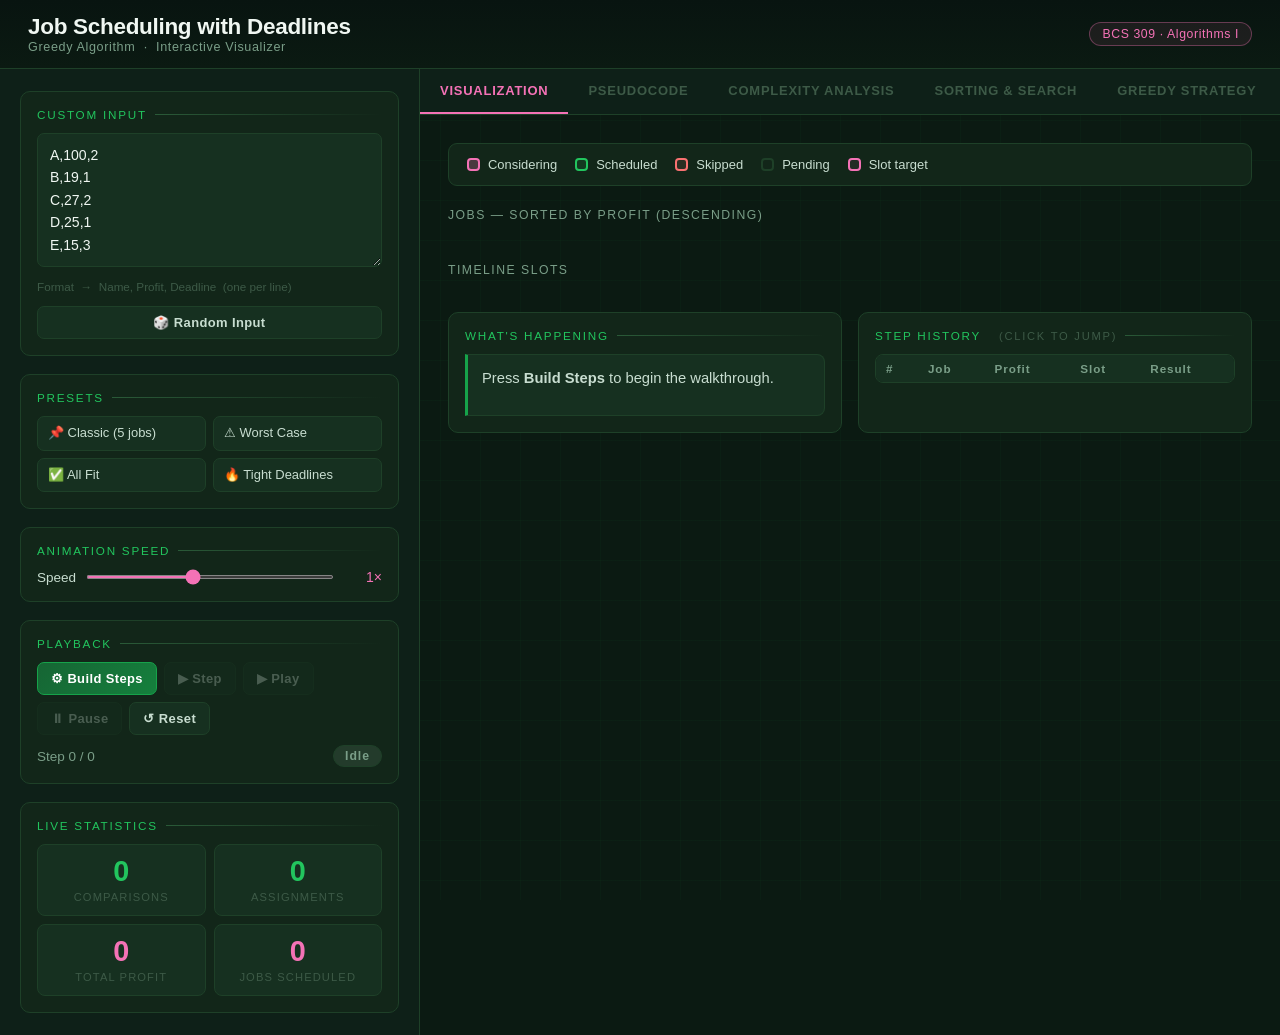
<file: index (3).html>
<!DOCTYPE html>
<html lang="en">
<head>
<meta charset="UTF-8">
<meta name="viewport" content="width=device-width, initial-scale=1.0">
<title>Job Scheduling with Deadlines</title>
<style>
/* ── SPARROW-INSPIRED: Deep forest green + hot pink + warm white ── */
:root {
  --bg:         #0b1a12;
  --bg2:        #0e2018;
  --bg3:        #122619;
  --bg4:        #163020;
  --panel:      #0e2018;
  --border:     #1e4028;
  --border2:    #2a5a38;
  --green:      #1a5c32;
  --green-hi:   #22c55e;
  --green-mid:  #16a34a;
  --green-soft: rgba(34,197,94,0.12);
  --pink:       #f472b6;
  --pink-soft:  rgba(244,114,182,0.15);
  --pink-dim:   rgba(244,114,182,0.08);
  --white:      #f0f7f2;
  --white2:     #c8ddd0;
  --white3:     #7a9e88;
  --white4:     #3d5a47;
  --orange:     #fb923c;
  --red:        #f87171;
  --yellow:     #fbbf24;
  --mono:       Arial, sans-serif;
  --serif:      Arial, sans-serif;
  --radius:     10px;
}

*, *::before, *::after { margin:0; padding:0; box-sizing:border-box; }

html { font-size: 18px; }

body {
  background: var(--bg);
  color: var(--white);
  font-family: Arial, sans-serif;
  min-height: 100vh;
  overflow-x: hidden;
}

/* Subtle grid texture */
body::before {
  content:'';
  position:fixed; inset:0;
  background-image:
    linear-gradient(rgba(34,197,94,0.03) 1px, transparent 1px),
    linear-gradient(90deg, rgba(34,197,94,0.03) 1px, transparent 1px);
  background-size: 40px 40px;
  pointer-events:none; z-index:0;
}

/* ── HEADER ── */
header {
  position: sticky; top:0; z-index:200;
  background: linear-gradient(180deg, #081410 0%, #0b1a12 100%);
  border-bottom: 1px solid var(--border);
  padding: 14px 28px;
  display: flex; align-items: center; gap: 20px;
}
.hdr-title {
  font-size: 1.25rem;
  font-weight: 700;
  color: var(--white);
  letter-spacing: -0.3px;
}
.hdr-sub {
  font-family: Arial, sans-serif;
  font-size: 0.7rem;
  color: var(--white3);
  letter-spacing: 0.05em;
}
.hdr-badge {
  margin-left: auto;
  font-family: Arial, sans-serif;
  font-size: 0.68rem;
  color: var(--pink);
  border: 1px solid rgba(244,114,182,0.35);
  background: var(--pink-dim);
  padding: 4px 12px;
  border-radius: 20px;
  letter-spacing: 0.05em;
}

/* ── LAYOUT ── */
.layout {
  display: grid;
  grid-template-columns: 420px 1fr;
  min-height: calc(100vh - 53px);
  position: relative; z-index:1;
}

/* ── LEFT PANEL ── */
.left {
  background: var(--panel);
  border-right: 1px solid var(--border);
  padding: 22px 20px;
  display: flex; flex-direction: column; gap: 18px;
  overflow-y: auto;
}
.left::-webkit-scrollbar { width: 4px; }
.left::-webkit-scrollbar-thumb { background: var(--border2); border-radius: 4px; }

.section-card {
  background: var(--bg3);
  border: 1px solid var(--border);
  border-radius: var(--radius);
  padding: 16px;
}
.section-label {
  font-family: Arial, sans-serif;
  font-size: 0.65rem;
  letter-spacing: 0.15em;
  text-transform: uppercase;
  color: var(--green-hi);
  margin-bottom: 12px;
  display: flex; align-items: center; gap: 8px;
}
.section-label::after {
  content:''; flex:1; height:1px;
  background: linear-gradient(90deg, var(--border2), transparent);
}

textarea {
  width: 100%;
  background: var(--bg4);
  border: 1px solid var(--border);
  border-radius: 7px;
  color: var(--white);
  font-family: Arial, sans-serif;
  font-size: 0.78rem;
  line-height: 1.6;
  padding: 10px 12px;
  resize: vertical; outline: none;
  transition: border-color 0.2s;
}
textarea:focus { border-color: var(--green-mid); }
.hint {
  font-family: Arial, sans-serif;
  font-size: 0.65rem;
  color: var(--white4);
  margin-top: 6px;
  line-height: 1.5;
}

/* Presets */
.presets { display: grid; grid-template-columns: 1fr 1fr; gap: 7px; }
.preset-btn {
  background: var(--bg4);
  border: 1px solid var(--border);
  color: var(--white2);
  font-family: Arial, sans-serif;
  font-size: 0.72rem;
  padding: 8px 10px;
  border-radius: 7px;
  cursor: pointer; text-align: left;
  transition: all 0.18s; line-height: 1.3;
}
.preset-btn:hover {
  border-color: var(--pink);
  color: var(--pink);
  background: var(--pink-dim);
}

/* Speed */
.speed-row { display: flex; align-items: center; gap: 10px; }
.speed-row label { font-family: Arial, sans-serif; font-size: 0.75rem; color: var(--white2); white-space: nowrap; }
input[type=range] {
  flex:1; height: 4px;
  background: var(--bg4); border-radius: 2px;
  outline: none; cursor: pointer;
  accent-color: var(--pink);
}
.speed-val { font-family: Arial, sans-serif; font-size: 0.78rem; color: var(--pink); min-width: 38px; text-align: right; }

/* Controls */
.controls { display: flex; gap: 7px; flex-wrap: wrap; }
.btn {
  background: var(--bg4);
  border: 1px solid var(--border);
  color: var(--white2);
  font-family: Arial, sans-serif;
  font-size: 0.72rem;
  font-weight: 700;
  padding: 8px 13px;
  border-radius: 7px;
  cursor: pointer;
  transition: all 0.18s;
  display: flex; align-items: center; gap: 5px;
  letter-spacing: 0.03em;
}
.btn:hover { border-color: var(--border2); color: var(--white); }
.btn.primary {
  background: linear-gradient(135deg, #166534, #15803d);
  border-color: var(--green-mid);
  color: #fff; font-weight: 700;
}
.btn.primary:hover { background: linear-gradient(135deg, #15803d, #16a34a); }
.btn:disabled { opacity: 0.3; cursor: not-allowed; }

.status-row {
  display: flex; align-items: center; justify-content: space-between;
  margin-top: 10px;
}
.step-counter { font-family: Arial, sans-serif; font-size: 0.75rem; color: var(--white3); }
.status-pill {
  font-family: Arial, sans-serif; font-size: 0.68rem; font-weight: 700;
  padding: 3px 11px; border-radius: 20px; letter-spacing: 0.08em;
}
.st-idle    { background: rgba(61,90,71,0.4);  color: var(--white3); border: 1px solid var(--border); }
.st-ready   { background: var(--pink-dim);     color: var(--pink);   border: 1px solid rgba(244,114,182,0.3); }
.st-playing { background: var(--green-soft);   color: var(--green-hi); border: 1px solid rgba(34,197,94,0.3); }
.st-paused  { background: rgba(251,146,60,0.1); color: var(--orange); border: 1px solid rgba(251,146,60,0.3); }
.st-done    { background: var(--pink-soft);    color: var(--pink);   border: 1px solid rgba(244,114,182,0.35); }

/* Stats grid */
.stats-grid { display: grid; grid-template-columns: 1fr 1fr; gap: 8px; }
.stat-box {
  background: var(--bg4); border: 1px solid var(--border);
  border-radius: 8px; padding: 12px; text-align: center;
}
.stat-val { font-family: Arial, sans-serif; font-size: 1.6rem; font-weight: 700; color: var(--green-hi); line-height: 1; }
.stat-val.pink { color: var(--pink); }
.stat-lbl { font-family: Arial, sans-serif; font-size: 0.62rem; color: var(--white4); margin-top: 5px; text-transform: uppercase; letter-spacing: 0.1em; }

/* Step box */
.step-box {
  background: var(--bg4); border: 1px solid var(--border);
  border-left: 3px solid var(--green-mid);
  border-radius: 0 8px 8px 0;
  padding: 12px 14px;
  font-size: 0.82rem;
  color: var(--white2); line-height: 1.6; min-height: 62px;
}
.step-box .hl    { color: var(--white);     font-weight: 700; }
.step-box .good  { color: var(--green-hi);  font-weight: 700; }
.step-box .bad   { color: var(--red); }
.step-box .acc   { color: var(--pink); }

/* History */
.hist-wrap {
  max-height: 200px; overflow-y: auto;
  border-radius: 8px; border: 1px solid var(--border);
}
.hist-wrap::-webkit-scrollbar { width: 4px; }
.hist-wrap::-webkit-scrollbar-thumb { background: var(--border2); border-radius: 3px; }
table { width: 100%; border-collapse: collapse; font-family: Arial, sans-serif; font-size: 0.72rem; }
th {
  background: var(--bg4); color: var(--white3);
  padding: 7px 10px; text-align: left; font-weight: 700;
  position: sticky; top: 0; z-index:1;
  font-size: 0.65rem; letter-spacing: 0.08em;
}
td { padding: 6px 10px; border-top: 1px solid var(--border); color: var(--white2); }
tr.hrow:hover td { background: var(--green-soft); cursor: pointer; }
tr.hrow.hactive td { background: var(--green-soft); color: var(--green-hi); }
.c-sched { color: var(--green-hi) !important; }
.c-skip  { color: var(--red) !important; }

/* ── RIGHT PANEL ── */
.right { display: flex; flex-direction: column; overflow-y: auto; }

/* Tabs */
.tabs {
  display: flex; border-bottom: 1px solid var(--border);
  background: var(--bg2);
  position: sticky; top: 0; z-index: 50;
  overflow-x: auto;
}
.tabs::-webkit-scrollbar { height: 0; }
.tab {
  padding: 14px 20px;
  font-family: Arial, sans-serif;
  font-size: 0.72rem;
  font-weight: 700;
  letter-spacing: 0.06em;
  color: var(--white4);
  cursor: pointer;
  border-bottom: 2px solid transparent;
  transition: all 0.18s; white-space: nowrap;
  text-transform: uppercase;
}
.tab:hover { color: var(--white2); }
.tab.active { color: var(--pink); border-bottom-color: var(--pink); }

/* Tab content */
.tcontent { display: none; padding: 28px; flex:1; }
.tcontent.active { display: block; }

/* ── LEGEND ── */
.legend {
  display: flex; gap: 18px; flex-wrap: wrap;
  padding: 13px 18px;
  background: var(--bg3); border: 1px solid var(--border);
  border-radius: 9px; margin-bottom: 22px;
}
.leg-item { display: flex; align-items: center; gap: 8px; font-family: Arial, sans-serif; font-size: 0.72rem; color: var(--white2); }
.leg-dot  { width: 13px; height: 13px; border-radius: 4px; border: 2px solid; }

/* ── JOB CARDS ── */
.jobs-label {
  font-family: Arial, sans-serif; font-size: 0.68rem;
  letter-spacing: 0.12em; text-transform: uppercase;
  color: var(--white3); margin-bottom: 13px;
}
.jobs-row { display: flex; flex-wrap: wrap; gap: 11px; margin-bottom: 28px; }

.job-card {
  background: var(--bg3);
  border: 2px solid var(--border);
  border-radius: 10px;
  padding: 11px 16px;
  text-align: center; min-width: 84px;
  transition: all 0.22s; position: relative;
  cursor: default;
}
.job-card .jname {
  font-size: 1.2rem; font-weight: 700; color: var(--white);
  font-family: Arial, sans-serif;
}
.job-card .jprofit {
  font-family: Arial, sans-serif; font-size: 0.82rem;
  color: var(--green-hi); margin-top: 3px;
}
.job-card .jdl {
  font-family: Arial, sans-serif; font-size: 0.68rem;
  color: var(--white4); margin-top: 2px;
}
.job-card .rank {
  position: absolute; top: -9px; right: -9px;
  background: var(--green-mid); color: #fff;
  font-family: Arial, sans-serif; font-size: 0.62rem; font-weight: 700;
  width: 20px; height: 20px; border-radius: 50%;
  display: flex; align-items: center; justify-content: center;
}
.job-card.considering {
  border-color: var(--pink);
  background: var(--pink-dim);
  box-shadow: 0 0 16px rgba(244,114,182,0.25);
  transform: scale(1.07);
}
.job-card.scheduled {
  border-color: var(--green-hi);
  background: var(--green-soft);
}
.job-card.skipped {
  border-color: var(--red);
  background: rgba(248,113,113,0.06);
  opacity: 0.55;
}

/* ── TIMELINE ── */
.timeline-label {
  font-family: Arial, sans-serif; font-size: 0.68rem;
  letter-spacing: 0.12em; text-transform: uppercase;
  color: var(--white3); margin-bottom: 13px;
}
.timeline { display: flex; gap: 13px; flex-wrap: wrap; }

.slot {
  background: var(--bg3); border: 2px solid var(--border);
  border-radius: 12px; width: 92px; height: 92px;
  display: flex; flex-direction: column;
  align-items: center; justify-content: center;
  transition: all 0.28s; position: relative;
}
.slot .stime {
  font-family: Arial, sans-serif; font-size: 0.65rem;
  color: var(--white4);
  position: absolute; bottom: 7px;
}
.slot .sempty { font-family: Arial, sans-serif; font-size: 0.68rem; color: var(--white4); }
.slot .sname  { font-size: 1.3rem; font-weight: 700; font-family: Arial, sans-serif; color: var(--white); }
.slot .sprofit { font-family: Arial, sans-serif; font-size: 0.75rem; color: var(--green-hi); }

.slot.target {
  border-color: var(--pink);
  background: var(--pink-dim);
  box-shadow: 0 0 18px rgba(244,114,182,0.3);
  transform: scale(1.06);
}
.slot.filled { background: var(--green-soft); border-color: var(--green-mid); }
.slot.just-filled {
  background: rgba(34,197,94,0.2); border-color: var(--green-hi);
  box-shadow: 0 0 22px rgba(34,197,94,0.4);
  animation: pop 0.45s ease;
}
@keyframes pop { 0%{transform:scale(1.12)} 100%{transform:scale(1)} }

/* ── PSEUDOCODE ── */
.pseudo-wrap {
  background: var(--bg3); border: 1px solid var(--border);
  border-radius: 9px;
  max-height: 440px; overflow-y: auto; overflow-x: visible;
  position: relative;
}
.pseudo-wrap::-webkit-scrollbar { width: 4px; }
.pseudo-wrap::-webkit-scrollbar-thumb { background: var(--border2); border-radius: 3px; }

.pline {
  display: flex; align-items: flex-start; gap: 0;
  padding: 6px 18px;
  border-left: 3px solid transparent;
  transition: background 0.18s; position: relative;
  cursor: default;
}
.pline:hover { background: rgba(34,197,94,0.04); }
.pline.active {
  background: rgba(244,114,182,0.08);
  border-left-color: var(--pink);
}
.pnum {
  font-family: Arial, sans-serif; font-size: 0.72rem;
  color: var(--white4); width: 30px; flex-shrink: 0;
  user-select: none; padding-top: 2px;
}
.pcode {
  font-family: Arial, sans-serif; font-size: 0.78rem;
  color: var(--white); white-space: pre; line-height: 1.8;
}
.pcode .kw { color: var(--pink); }
.pcode .cm { color: var(--white4); font-style: italic; }
.pcode .fn { color: var(--green-hi); }
.pcode .num { color: var(--yellow); }

.ptip {
  display: none;
  position: absolute;
  left: 30px;
  top: calc(100% + 4px);
  z-index: 300;
  background: var(--bg4);
  border: 1px solid var(--pink);
  border-radius: 8px;
  padding: 10px 14px;
  font-family: Arial, sans-serif;
  font-size: 0.78rem;
  color: var(--white2);
  width: 340px;
  max-width: calc(100vw - 60px);
  line-height: 1.6;
  box-shadow: 0 8px 28px rgba(0,0,0,0.7);
  pointer-events: none;
}
.ptip::before {
  content: '';
  position: absolute;
  top: -6px; left: 20px;
  width: 10px; height: 10px;
  background: var(--bg4);
  border-left: 1px solid var(--pink);
  border-top: 1px solid var(--pink);
  transform: rotate(45deg);
}
.pline:hover .ptip { display: block; }

/* Viz tab bottom two-column grid */
.viz-bottom-grid {
  display: grid;
  grid-template-columns: 1fr 1fr;
  gap: 16px;
  margin-top: 22px;
}
@media (max-width: 1100px) {
  .viz-bottom-grid { grid-template-columns: 1fr; }
}

/* ── SECTION TITLES (tab h2/h3) ── */
.tab-heading {
  font-size: 1.3rem; font-weight: 700; color: var(--white);
  margin-bottom: 6px; letter-spacing: -0.2px;
}
.tab-sub {
  font-family: Arial, sans-serif; font-size: 0.72rem;
  color: var(--white3); margin-bottom: 22px; letter-spacing: 0.04em;
}

/* Info boxes */
.ibox {
  border-radius: 0 9px 9px 0;
  padding: 14px 16px; margin: 13px 0;
  font-size: 0.85rem; line-height: 1.65; color: var(--white2);
}
.ibox.green  { border-left: 3px solid var(--green-hi); background: var(--green-soft); }
.ibox.pink   { border-left: 3px solid var(--pink);     background: var(--pink-dim); }
.ibox.orange { border-left: 3px solid var(--orange);   background: rgba(251,146,60,0.08); }
.ibox.red    { border-left: 3px solid var(--red);      background: rgba(248,113,113,0.06); }
.ibox strong { color: var(--white); font-weight: 700; }

/* Complexity cards */
.cplx-row { display: grid; grid-template-columns: repeat(3,1fr); gap: 12px; margin: 18px 0; }
.cplx-card {
  background: var(--bg3); border: 1px solid var(--border);
  border-radius: 9px; padding: 16px; text-align: center;
}
.cplx-case { font-family: Arial, sans-serif; font-size: 0.62rem; text-transform: uppercase; letter-spacing: 0.12em; color: var(--white4); }
.cplx-val  { font-family: Arial, sans-serif; font-size: 1rem; font-weight: 700; margin: 8px 0 5px; }
.cplx-desc { font-size: 0.75rem; color: var(--white3); line-height: 1.4; }
.best  .cplx-val { color: var(--green-hi); }
.avg   .cplx-val { color: var(--orange); }
.worst .cplx-val { color: var(--red); }

/* Growth chart controls */
.gctrls {
  display: flex; align-items: center; gap: 14px; margin-bottom: 13px; flex-wrap: wrap;
}
.gctrls label { font-family: Arial, sans-serif; font-size: 0.75rem; color: var(--white2); display: flex; align-items: center; gap: 5px; }
.gctrls input[type=range] { width: 140px; }

/* Canvas */
.chart-canvas {
  background: var(--bg3); border: 1px solid var(--border);
  border-radius: 9px; width: 100%; display: block;
}

/* Greedy vis */
.gchoice-wrap { background: var(--bg3); border: 1px solid var(--border); border-radius: 9px; padding: 16px; margin: 14px 0; }
.gchoice {
  display: flex; align-items: center; gap: 12px;
  padding: 9px 0; border-bottom: 1px solid var(--border);
  font-size: 0.83rem;
}
.gchoice:last-child { border-bottom: none; }
.gname  { font-size: 1.05rem; font-weight: 700; font-family: Arial, sans-serif; min-width: 26px; }
.ginfo  { font-family: Arial, sans-serif; font-size: 0.72rem; color: var(--white3); flex: 1; }
.garrow { color: var(--pink); font-size: 1.1rem; }
.gtag {
  font-family: Arial, sans-serif; font-size: 0.68rem; font-weight: 700;
  padding: 3px 9px; border-radius: 5px; white-space: nowrap;
}
.gt-ok  { background: var(--green-soft); color: var(--green-hi); border: 1px solid rgba(34,197,94,0.3); }
.gt-bad { background: rgba(248,113,113,0.1); color: var(--red); border: 1px solid rgba(248,113,113,0.3); }
.gt-warn{ background: rgba(251,146,60,0.1); color: var(--orange); border: 1px solid rgba(251,146,60,0.3); }

/* Key concepts grid */
.kc-grid { display: grid; grid-template-columns: 1fr 1fr; gap: 13px; margin: 14px 0; }
.kc {
  background: var(--bg3); border: 1px solid var(--border);
  border-radius: 9px; padding: 15px;
}
.kc h4 { font-size: 0.85rem; font-weight: 700; color: var(--pink); margin-bottom: 7px; }
.kc p  { font-size: 0.8rem; color: var(--white2); line-height: 1.55; }

/* Collapsible */
.coll-hdr {
  display: flex; align-items: center; justify-content: space-between;
  cursor: pointer; padding: 13px 16px;
  background: var(--bg3); border: 1px solid var(--border);
  border-radius: 9px; margin-bottom: 4px; transition: background 0.18s;
}
.coll-hdr:hover { background: var(--bg4); }
.coll-hdr h3 { font-size: 0.9rem; color: var(--white2); font-weight: 600; }
.coll-arr { color: var(--white4); font-size: 0.8rem; transition: transform 0.2s; }
.coll-arr.open { transform: rotate(180deg); }
.coll-body {
  display: none; background: var(--bg3);
  border: 1px solid var(--border); border-top: none;
  border-radius: 0 0 9px 9px;
  padding: 16px 18px; margin-bottom: 13px;
  font-size: 0.84rem; color: var(--white2); line-height: 1.7;
}
.coll-body.open { display: block; }

/* Worked steps */
.ws { display: flex; gap: 13px; padding: 11px 0; border-bottom: 1px solid var(--border); }
.ws:last-child { border-bottom: none; }
.ws-n {
  background: var(--green-mid); color: #fff;
  font-family: Arial, sans-serif; font-size: 0.68rem; font-weight: 700;
  width: 22px; height: 22px; border-radius: 50%;
  display: flex; align-items: center; justify-content: center;
  flex-shrink: 0; margin-top: 2px;
}
.ws p { font-size: 0.83rem; color: var(--white2); line-height: 1.6; }

/* Sort canvas label */
.cvs-lbl {
  font-family: Arial, sans-serif; font-size: 0.72rem;
  color: var(--white3); margin: 10px 0 5px;
}

/* Divider */
.divider {
  height: 1px; background: var(--border);
  margin: 22px 0;
}

/* Responsive */
@media (max-width: 980px) {
  .layout { grid-template-columns: 1fr; }
  .left { border-right: none; border-bottom: 1px solid var(--border); }
  .kc-grid { grid-template-columns: 1fr; }
  .cplx-row { grid-template-columns: 1fr; }
}

</style>
</head>
<body>

<!-- HEADER -->
<header>
  <div>
    <div class="hdr-title">Job Scheduling with Deadlines</div>
    <div class="hdr-sub">Greedy Algorithm &nbsp;·&nbsp; Interactive Visualizer</div>
  </div>
  <div class="hdr-badge">BCS 309 · Algorithms I</div>
</header>

<div class="layout">

<!-- ══════════════ LEFT PANEL ══════════════ -->
<div class="left">

  <!-- Custom input -->
  <div class="section-card">
    <div class="section-label">Custom Input</div>
    <textarea id="inp" rows="5" placeholder="A,100,2&#10;B,19,1&#10;C,27,2&#10;D,25,1&#10;E,15,3"></textarea>
    <div class="hint">Format &nbsp;→&nbsp; Name, Profit, Deadline &nbsp;(one per line)</div>
    <button class="btn" onclick="randomInput()" style="margin-top:10px;width:100%;justify-content:center;">🎲 Random Input</button>
  </div>

  <!-- Presets -->
  <div class="section-card">
    <div class="section-label">Presets</div>
    <div class="presets">
      <button class="preset-btn" onclick="loadPreset(0)">📌 Classic (5 jobs)</button>
      <button class="preset-btn" onclick="loadPreset(1)">⚠ Worst Case</button>
      <button class="preset-btn" onclick="loadPreset(2)">✅ All Fit</button>
      <button class="preset-btn" onclick="loadPreset(3)">🔥 Tight Deadlines</button>
    </div>
  </div>

  <!-- Speed -->
  <div class="section-card">
    <div class="section-label">Animation Speed</div>
    <div class="speed-row">
      <label>Speed</label>
      <input type="range" id="spd" min="1" max="8" value="4" oninput="updSpd()">
      <span class="speed-val" id="spd-lbl">1×</span>
    </div>
  </div>

  <!-- Controls -->
  <div class="section-card">
    <div class="section-label">Playback</div>
    <div class="controls">
      <button class="btn primary" id="btn-build" onclick="buildSteps()">⚙ Build Steps</button>
      <button class="btn" id="btn-step"  onclick="stepFwd()"  disabled>▶ Step</button>
      <button class="btn" id="btn-play"  onclick="playAnim()" disabled>▶ Play</button>
      <button class="btn" id="btn-pause" onclick="pauseAnim()" disabled>⏸ Pause</button>
      <button class="btn" id="btn-reset" onclick="resetAll()">↺ Reset</button>
    </div>
    <div class="status-row">
      <span class="step-counter" id="sc">Step 0 / 0</span>
      <span class="status-pill st-idle" id="status">Idle</span>
    </div>
  </div>

  <!-- Stats -->
  <div class="section-card">
    <div class="section-label">Live Statistics</div>
    <div class="stats-grid">
      <div class="stat-box">
        <div class="stat-val" id="s-comp">0</div>
        <div class="stat-lbl">Comparisons</div>
      </div>
      <div class="stat-box">
        <div class="stat-val" id="s-asgn">0</div>
        <div class="stat-lbl">Assignments</div>
      </div>
      <div class="stat-box">
        <div class="stat-val pink" id="s-prof">0</div>
        <div class="stat-lbl">Total Profit</div>
      </div>
      <div class="stat-box">
        <div class="stat-val pink" id="s-sched">0</div>
        <div class="stat-lbl">Jobs Scheduled</div>
      </div>
    </div>
  </div>


</div><!-- /left -->


<!-- ══════════════ RIGHT PANEL ══════════════ -->
<div class="right">
  <div class="tabs">
    <div class="tab active"  onclick="showTab('viz',this)">Visualization</div>
    <div class="tab"         onclick="showTab('pseudo',this)">Pseudocode</div>
    <div class="tab"         onclick="showTab('cplx',this)">Complexity Analysis</div>
    <div class="tab"         onclick="showTab('sort',this)">Sorting &amp; Search</div>
    <div class="tab"         onclick="showTab('greedy',this)">Greedy Strategy</div>
    <div class="tab"         onclick="showTab('about',this)">Overview</div>
  </div>

  <!-- ── VISUALIZATION ── -->
  <div class="tcontent active" id="tab-viz">
    <div class="legend">
      <div class="leg-item"><div class="leg-dot" style="border-color:var(--pink);background:rgba(244,114,182,0.25)"></div>Considering</div>
      <div class="leg-item"><div class="leg-dot" style="border-color:var(--green-hi);background:var(--green-soft)"></div>Scheduled</div>
      <div class="leg-item"><div class="leg-dot" style="border-color:var(--red);background:rgba(248,113,113,0.1)"></div>Skipped</div>
      <div class="leg-item"><div class="leg-dot" style="border-color:var(--border);background:var(--bg3)"></div>Pending</div>
      <div class="leg-item"><div class="leg-dot" style="border-color:var(--pink);background:var(--pink-dim)"></div>Slot target</div>
    </div>

    <div class="jobs-label">Jobs — sorted by profit (descending)</div>
    <div class="jobs-row" id="jobs-row"></div>

    <div class="timeline-label">Timeline Slots</div>
    <div class="timeline" id="tline"></div>

    <div class="viz-bottom-grid">
      <!-- What's Happening -->
      <div class="section-card" style="margin-top:0">
        <div class="section-label">What's Happening</div>
        <div class="step-box" id="exp">Press <strong>Build Steps</strong> to begin the walkthrough.</div>
      </div>

      <!-- Step History -->
      <div class="section-card" style="margin-top:0">
        <div class="section-label">Step History &nbsp;<span style="font-size:0.62rem;color:var(--white4)">(click to jump)</span></div>
        <div class="hist-wrap">
          <table id="hist-tbl">
            <thead><tr><th>#</th><th>Job</th><th>Profit</th><th>Slot</th><th>Result</th></tr></thead>
            <tbody id="hist-body"></tbody>
          </table>
        </div>
      </div>
    </div>
  </div><!-- /tab-viz -->

  <!-- ── PSEUDOCODE ── -->
  <div class="tcontent" id="tab-pseudo">
    <div class="tab-heading">Algorithm Pseudocode</div>
    <div class="tab-sub">Hover any line for an explanation tooltip. Active line tracks the animation.</div>
    <div class="pseudo-wrap" id="pseudo"></div>
  </div>

  <!-- ── COMPLEXITY ANALYSIS ── -->
  <div class="tcontent" id="tab-cplx">
    <div class="tab-heading">Complexity Analysis</div>
    <div class="tab-sub">Time &amp; space complexity, operation counters, and growth curves.</div>

    <div class="cplx-row">
      <div class="cplx-card best">
        <div class="cplx-case">Best Case</div>
        <div class="cplx-val">O(n log n)</div>
        <div class="cplx-desc">All slots filled immediately — sort dominates</div>
      </div>
      <div class="cplx-card avg">
        <div class="cplx-case">Average Case</div>
        <div class="cplx-val">O(n²)</div>
        <div class="cplx-desc">Slot-search loop dominates on average</div>
      </div>
      <div class="cplx-card worst">
        <div class="cplx-case">Worst Case</div>
        <div class="cplx-val">O(n²)</div>
        <div class="cplx-desc">All deadlines = max, max slot scanning</div>
      </div>
    </div>

    <div class="ibox green">
      <strong>Space Complexity: O(n)</strong> — We store one schedule array of size equal to the maximum deadline, plus the sorted jobs list.
    </div>
    <div class="ibox orange">
      <strong>Phase breakdown:</strong> Sorting n jobs costs O(n log n). For each job we scan backwards through slots — worst case O(n) per job → <strong>O(n²) overall</strong>. Using a Union-Find structure reduces slot lookup to O(α(n)) ≈ O(1), giving O(n log n) total.
    </div>

    <div class="divider"></div>

    <div class="tab-sub" style="margin-bottom:13px">Growth Curves — Operations vs Input Size</div>
    <div class="gctrls">
      <label>Max n = <span id="gn-lbl">20</span></label>
      <input type="range" id="gn" min="5" max="50" value="20" oninput="drawGrowth()">
      <label><input type="checkbox" id="cb-n" checked onchange="drawGrowth()"> &nbsp;n</label>
      <label><input type="checkbox" id="cb-nl" checked onchange="drawGrowth()"> &nbsp;n log n</label>
      <label><input type="checkbox" id="cb-n2" checked onchange="drawGrowth()"> &nbsp;n²</label>
    </div>
    <canvas id="gc" class="chart-canvas" height="250"></canvas>

    <div class="divider"></div>
    <div class="tab-sub" style="margin-bottom:13px">Greedy vs Binary Search &amp; Divide and Conquer</div>
    <canvas id="cc" class="chart-canvas" height="210"></canvas>
    <div class="ibox pink" style="margin-top:14px">
      <strong>Binary Search O(log n):</strong> Divide &amp; Conquer — splits the search space in half each step. Extremely fast for lookups, but cannot solve the scheduling optimisation problem on its own.<br>
      <strong>D&amp;C Merge Sort O(n log n):</strong> Recursively divides the array and merges sorted halves. This is exactly the kind of sort that could power Step 1 of our algorithm — stable and predictable.<br>
      <strong>D&amp;C Quick Sort O(n log n) avg:</strong> Partitions around a pivot — fast in practice, but O(n²) worst case. Less predictable than merge sort for sorting jobs.<br>
      <strong>Key insight:</strong> Our greedy algorithm <em>uses</em> Divide &amp; Conquer sorting (Step 1) as a subroutine, then applies greedy slot assignment (Steps 2–4). The two paradigms complement each other.
    </div>
  </div>

  <!-- ── SORTING & SEARCH ── -->
  <div class="tcontent" id="tab-sort">
    <div class="tab-heading">Sorting &amp; Searching</div>
    <div class="tab-sub">How sorting by profit and slot-search work inside the algorithm.</div>

    <div class="ibox green">
      <strong>Why sort first?</strong> The greedy algorithm's correctness depends entirely on processing jobs in decreasing profit order. Without sorting, a low-profit job can occupy a slot needed by a higher-profit job, making the result suboptimal.
    </div>

    <div class="divider"></div>
    <div class="tab-sub" style="margin-bottom:10px">Sorting Animation — profit descending</div>
    <canvas id="sc-cvs" class="chart-canvas" height="190"></canvas>
    <div style="display:flex;gap:8px;margin-top:10px;flex-wrap:wrap;align-items:center">
      <button class="btn primary" onclick="animSort()">▶ Play</button>
      <button class="btn" onclick="sortStep()">▶ Step</button>
      <button class="btn" onclick="pauseSort()">⏸ Pause</button>
      <button class="btn" onclick="resetSort()">↺ Reset</button>
      <span id="sort-sc" style="font-family:Arial,sans-serif;font-size:0.75rem;color:var(--white3);margin-left:4px">Step 0 / 0</span>
    </div>
    <div class="ibox orange" id="sort-box" style="margin-top:12px">Press "Animate Sort" to watch jobs re-order by profit.</div>

    <div class="divider"></div>
    <div class="tab-sub" style="margin-bottom:10px">Impact of Removing the Sort Step</div>
    <div id="no-sort-demo"></div>

    <div class="divider"></div>
    <div class="tab-sub" style="margin-bottom:10px">Slot Search — Latest Available Slot</div>
    <div class="ibox orange">
      <strong>Why the latest slot?</strong> Assigning to the <em>latest</em> free slot before the deadline keeps earlier slots open for future jobs with tighter deadlines — this is the crucial greedy insight.
    </div>
    <canvas id="ss-cvs" class="chart-canvas" height="170"></canvas>
    <div style="display:flex;gap:8px;margin-top:10px">
      <button class="btn" onclick="animSearch()">▶ Show Slot Search</button>
    </div>
    <div class="ibox pink" id="search-box" style="margin-top:10px">Click above to see the backwards slot scan in action.</div>
  </div>

  <!-- ── GREEDY STRATEGY ── -->
  <div class="tcontent" id="tab-greedy">
    <div class="tab-heading">Greedy Strategy</div>
    <div class="tab-sub">How the greedy paradigm applies, why it works, and where it fails.</div>

    <div class="ibox pink">
      <strong>Paradigm: Greedy.</strong> At each step, choose the remaining job with the highest profit and assign it to the latest available slot before its deadline. Once a decision is made, it is never reconsidered.
    </div>

    <div class="divider"></div>
    <div class="tab-sub" style="margin-bottom:10px">Greedy Choices — Classic Example</div>
    <div class="gchoice-wrap" id="gchoices"></div>

    <div class="divider"></div>
    <div class="tab-sub" style="margin-bottom:10px">Why Does Greedy Work? (Exchange Argument)</div>
    <div class="ibox green">
      <strong>Exchange argument:</strong> Suppose an optimal solution doesn't schedule the highest-profit feasible job first. We can always swap in that job without decreasing total profit. By repeating this argument for every position, the greedy order produces an optimal schedule.
    </div>

    <div class="divider"></div>
    <div class="tab-sub" style="margin-bottom:10px">Counterexample — Earliest Deadline First (Wrong!)</div>
    <div id="counter-ex"></div>
    <div class="ibox red" style="margin-top:12px">
      <strong>EDF fails here:</strong> Sorting by earliest deadline ignores profit entirely. A low-value job with a tight deadline fills a slot that could have held a high-value job, reducing total profit.
    </div>

    <div class="divider"></div>
    <div class="tab-sub" style="margin-bottom:10px">Key Concepts</div>
    <div class="kc-grid">
      <div class="kc">
        <h4>Greedy Choice Property</h4>
        <p>A globally optimal solution can be assembled from locally optimal (greedy) choices. Here: always pick the highest-profit available job.</p>
      </div>
      <div class="kc">
        <h4>Optimal Substructure</h4>
        <p>After placing one job, the remaining scheduling problem has the same structure and can be solved optimally by the same greedy rule.</p>
      </div>
      <div class="kc">
        <h4>Common Mistake</h4>
        <p>Assigning to the earliest free slot instead of the latest. This wastes scheduling flexibility and leads to suboptimal results.</p>
      </div>
      <div class="kc">
        <h4>Feasibility Check</h4>
        <p>A job is feasible only if at least one slot ≤ its deadline is free. If none exists, the job must be skipped regardless of profit.</p>
      </div>
    </div>
  </div>

  <!-- ── OVERVIEW ── -->
  <div class="tcontent" id="tab-about">
    <div class="tab-heading">Algorithm Overview</div>
    <div class="tab-sub">What the problem is, how the algorithm works, and a fully worked example.</div>

    <div class="coll-hdr" onclick="togColl('aw')">
      <h3>What is the problem?</h3>
      <span class="coll-arr" id="arr-aw">▼</span>
    </div>
    <div class="coll-body" id="cb-aw">
      Given <strong>n jobs</strong>, each with a <strong>profit pᵢ</strong> and a <strong>deadline dᵢ</strong> (each job takes exactly 1 time unit), schedule a subset to <strong>maximise total profit</strong>. Each job must complete by its deadline; only one job can run per time slot.<br><br>
      <strong>Input:</strong> List of (name, profit, deadline) triples.<br>
      <strong>Output:</strong> Subset of jobs + assigned slots, maximising total profit.
    </div>

    <div class="coll-hdr" onclick="togColl('ah')">
      <h3>How does the algorithm work?</h3>
      <span class="coll-arr" id="arr-ah">▼</span>
    </div>
    <div class="coll-body" id="cb-ah">
      <strong>1.</strong> Sort all jobs by profit (descending) in O(n log n).<br>
      <strong>2.</strong> Create a slots array of size = max deadline (all empty).<br>
      <strong>3.</strong> For each job (in sorted order):<br>
      &nbsp;&nbsp;&nbsp;• Scan backwards from deadline to slot 1.<br>
      &nbsp;&nbsp;&nbsp;• If a free slot is found → assign the job there.<br>
      &nbsp;&nbsp;&nbsp;• If none found → skip the job.<br>
      <strong>4.</strong> Return the filled slots as the optimal schedule.
    </div>

    <div class="coll-hdr" onclick="togColl('au')">
      <h3>When should you use this algorithm?</h3>
      <span class="coll-arr" id="arr-au">▼</span>
    </div>
    <div class="coll-body" id="cb-au">
      Use this algorithm when:<br>
      • Each task takes exactly <strong>one unit of time</strong>.<br>
      • Each task has a hard <strong>deadline</strong>.<br>
      • You want to <strong>maximise total profit / reward</strong>.<br>
      • Tasks can be <strong>skipped</strong> if infeasible.<br><br>
      Real-world analogies: CPU job scheduling, task prioritisation, project bidding.
    </div>

    <div class="divider"></div>
    <div class="tab-sub" style="margin-bottom:14px">Fully Worked Example</div>
    <div style="background:var(--bg3);border:1px solid var(--border);border-radius:9px;padding:18px" id="worked"></div>
  </div>

</div><!-- /right -->
</div><!-- /layout -->

<script>
/* ============================================================
   DATA
============================================================ */
const PRESETS = [
  [{name:'A',profit:100,deadline:2},{name:'B',profit:19,deadline:1},
   {name:'C',profit:27,deadline:2},{name:'D',profit:25,deadline:1},{name:'E',profit:15,deadline:3}],
  [{name:'A',profit:90,deadline:4},{name:'B',profit:75,deadline:4},
   {name:'C',profit:60,deadline:4},{name:'D',profit:50,deadline:4},
   {name:'E',profit:40,deadline:4},{name:'F',profit:25,deadline:4}],
  [{name:'A',profit:50,deadline:1},{name:'B',profit:40,deadline:2},
   {name:'C',profit:30,deadline:3},{name:'D',profit:20,deadline:4}],
  [{name:'A',profit:80,deadline:1},{name:'B',profit:70,deadline:1},
   {name:'C',profit:60,deadline:2},{name:'D',profit:55,deadline:1},
   {name:'E',profit:45,deadline:2},{name:'F',profit:35,deadline:3}],
];

let jobs=[], steps=[], cur=-1, playing=false, pt=null, spd=1;
let sortSteps=[], sortCur=0, sortTmr=null, searchTmr=null;


/* ============================================================
   INIT
============================================================ */
window.onload = () => {
  loadPreset(0);
  buildPseudo();
  buildGreedyChoices();
  buildCounterEx();
  buildWorked();
  setTimeout(()=>{ drawGrowth(); drawCompare(); buildNoSortDemo(); }, 100);
};

function loadPreset(i) {
  jobs = JSON.parse(JSON.stringify(PRESETS[i]));
  document.getElementById('inp').value = jobs.map(j=>`${j.name},${j.profit},${j.deadline}`).join('\n');
  resetAll();
  buildSortSteps(jobs);  // show unsorted state immediately
}

function parseInput() {
  return document.getElementById('inp').value.trim().split('\n')
    .map(l => { const p=l.split(',').map(s=>s.trim()); return p.length>=3?{name:p[0],profit:+p[1],deadline:+p[2]}:null; })
    .filter(j=>j&&!isNaN(j.profit)&&!isNaN(j.deadline));
}

function randomInput() {
  const names = 'ABCDEFGHIJKLMNOPQRSTUVWXYZ';
  const count = Math.floor(Math.random() * 5) + 4; // 4–8 jobs
  const maxDeadline = Math.floor(Math.random() * 3) + 3; // deadline range 3–5
  const jobs = [];
  for (let i = 0; i < count; i++) {
    const name = names[i];
    const profit = Math.floor(Math.random() * 91) + 10; // profit 10–100
    const deadline = Math.floor(Math.random() * maxDeadline) + 1; // deadline 1–maxDeadline
    jobs.push(`${name},${profit},${deadline}`);
  }
  document.getElementById('inp').value = jobs.join('\n');
  resetAll();
  buildSortSteps(parseInput());
}

/* ============================================================
   ALGORITHM
============================================================ */
function runAlgo(jl) {
  const sorted = [...jl].sort((a,b)=>b.profit-a.profit);
  const maxD = Math.max(...sorted.map(j=>j.deadline));
  const slots = new Array(maxD+1).fill(null);
  const st=[]; let comp=0, asgn=0;

  st.push({type:'sort', sorted:sorted.map(j=>({...j})),
    msg:`<span class="hl">Sort complete.</span> Order: ${sorted.map(j=>`<span class="good">${j.name}($${j.profit})</span>`).join(', ')}`,
    pl:1, comp, asgn, slots:[...slots]});
  st.push({type:'init', maxD,
    msg:`<span class="hl">Initialise</span> ${maxD} empty time slot${maxD>1?'s':''}.`,
    pl:3, comp, asgn, slots:[...slots]});

  for (let i=0; i<sorted.length; i++) {
    const job=sorted[i];
    st.push({type:'consider', ji:i, job:{...job},
      msg:`<span class="acc">Considering Job ${job.name}</span> — profit <span class="good">$${job.profit}</span>, deadline <span class="hl">T${job.deadline}</span>. Searching for latest free slot ≤ T${job.deadline}.`,
      pl:4, comp, asgn, slots:[...slots]});

    let placed=false;
    for (let t=job.deadline; t>=1; t--) {
      comp++;
      st.push({type:'check', ji:i, job:{...job}, t, free:slots[t]===null,
        msg:`Check slot T${t}: ${slots[t]===null?`<span class="good">FREE ✓</span>`:`<span class="bad">Occupied by Job ${slots[t].name}</span>`}`,
        pl:5, comp, asgn, slots:[...slots]});
      if (!slots[t]) {
        asgn++; slots[t]=job;
        st.push({type:'assign', ji:i, job:{...job}, t,
          msg:`<span class="good">✓ Job ${job.name} → slot T${t}!</span> Profit <span class="acc">$${job.profit}</span> earned.`,
          pl:6, comp, asgn, slots:[...slots]});
        placed=true; break;
      }
    }
    if (!placed) st.push({type:'skip', ji:i, job:{...job},
      msg:`<span class="bad">✗ Job ${job.name} skipped</span> — no free slot before deadline T${job.deadline}.`,
      pl:8, comp, asgn, slots:[...slots]});
  }

  const totalP=slots.reduce((s,j)=>s+(j?j.profit:0),0);
  const totalS=slots.filter(Boolean).length;
  st.push({type:'done', slots:[...slots], totalP, totalS,
    msg:`<span class="acc">Done!</span> Scheduled <span class="good">${totalS} jobs</span>, total profit <span class="good">$${totalP}</span>.`,
    pl:9, comp, asgn});

  return {st, sorted, maxD};
}

/* ============================================================
   BUILD & RENDER
============================================================ */
function buildSteps() {
  jobs = parseInput();
  if (!jobs.length) { alert('Enter at least one valid job.'); return; }
  resetState();
  const r = runAlgo(jobs);
  steps=r.st;
  renderInit(r.sorted, r.maxD);
  setStatus('ready');
  updSC();
  document.getElementById('btn-step').disabled=false;
  document.getElementById('btn-play').disabled=false;
  document.getElementById('exp').innerHTML='Steps ready. Press <strong>Step</strong> or <strong>Play</strong>.';
  buildSortSteps(jobs);  // pass original unsorted order so animation starts unsorted
  buildNoSortDemo();
}

function renderInit(sorted, maxD) {
  // Job cards
  const jr=document.getElementById('jobs-row'); jr.innerHTML='';
  sorted.forEach((j,i)=>{
    const d=document.createElement('div'); d.className='job-card'; d.id=`jc-${i}`;
    d.innerHTML=`<div class="rank">${i+1}</div><div class="jname">${j.name}</div><div class="jprofit">$${j.profit}</div><div class="jdl">d = T${j.deadline}</div>`;
    jr.appendChild(d);
  });
  // Timeline
  const tl=document.getElementById('tline'); tl.innerHTML='';
  for (let t=1; t<=maxD; t++) {
    const s=document.createElement('div'); s.className='slot'; s.id=`slot-${t}`;
    s.innerHTML=`<span class="sempty">Empty</span><span class="stime">T${t}</span>`;
    tl.appendChild(s);
  }
}

function applyStep(s) {
  hlPseudo(s.pl);
  document.getElementById('s-comp').textContent=s.comp;
  document.getElementById('s-asgn').textContent=s.asgn;
  document.getElementById('exp').innerHTML=s.msg;

  document.querySelectorAll('.job-card').forEach(c=>c.classList.remove('considering','skipped'));

  if (s.slots) renderSlots(s.slots);

  if (s.type==='consider'||s.type==='check') {
    document.getElementById(`jc-${s.ji}`)?.classList.add('considering');
    if (s.type==='check'&&s.free) document.getElementById(`slot-${s.t}`)?.classList.add('target');
  }
  if (s.type==='assign') {
    document.getElementById(`jc-${s.ji}`)?.classList.add('scheduled');
    const se=document.getElementById(`slot-${s.t}`);
    if (se) { se.classList.add('just-filled'); setTimeout(()=>se.classList.remove('just-filled'),550); }
  }
  if (s.type==='skip')  document.getElementById(`jc-${s.ji}`)?.classList.add('skipped');
  if (s.type==='done') {
    document.getElementById('s-prof').textContent=s.totalP;
    document.getElementById('s-sched').textContent=s.totalS;
  }
  addHist(s);
}

function renderSlots(slots) {
  for (let t=1; t<slots.length; t++) {
    const el=document.getElementById(`slot-${t}`); if (!el) continue;
    el.classList.remove('target','filled');
    if (slots[t]) {
      el.classList.add('filled');
      el.innerHTML=`<div class="sname">${slots[t].name}</div><div class="sprofit">$${slots[t].profit}</div><span class="stime">T${t}</span>`;
    } else {
      el.innerHTML=`<span class="sempty">Empty</span><span class="stime">T${t}</span>`;
    }
  }
}

/* ============================================================
   PLAYBACK
============================================================ */
function stepFwd() {
  if (cur<steps.length-1) {
    cur++; applyStep(steps[cur]); updSC();
    if (cur===steps.length-1) { pauseAnim(); setStatus('done'); document.getElementById('btn-play').disabled=true; document.getElementById('btn-step').disabled=true; }
  }
}
function playAnim() {
  if (cur>=steps.length-1) return;
  playing=true; setStatus('playing');
  document.getElementById('btn-play').disabled=true;
  document.getElementById('btn-pause').disabled=false;
  document.getElementById('btn-step').disabled=true;
  sched();
}
function sched() {
  if (!playing) return;
  pt=setTimeout(()=>{ if (!playing) return; stepFwd(); if (cur<steps.length-1) sched(); else { playing=false; setStatus('done'); document.getElementById('btn-pause').disabled=true; } }, 900/spd);
}
function pauseAnim() {
  playing=false; clearTimeout(pt); setStatus('paused');
  document.getElementById('btn-play').disabled=false;
  document.getElementById('btn-pause').disabled=true;
  document.getElementById('btn-step').disabled=false;
}
function resetAll() {
  resetState();
  document.getElementById('jobs-row').innerHTML='';
  document.getElementById('tline').innerHTML='';
  document.getElementById('exp').innerHTML='Press <strong>Build Steps</strong> to begin the walkthrough.';
  document.getElementById('btn-step').disabled=true;
  document.getElementById('btn-play').disabled=true;
  document.getElementById('btn-pause').disabled=true;
  setStatus('idle');
}
function resetState() {
  clearTimeout(pt); playing=false; steps=[]; cur=-1;
  ['s-comp','s-asgn','s-prof','s-sched'].forEach(id=>document.getElementById(id).textContent='0');
  document.getElementById('hist-body').innerHTML='';
  updSC(); hlPseudo(-1);
}
function updSC() { document.getElementById('sc').textContent=`Step ${Math.max(0,cur+1)} / ${steps.length}`; }
function setStatus(s) {
  const el=document.getElementById('status');
  el.className='status-pill st-'+s;
  el.textContent=s[0].toUpperCase()+s.slice(1);
}
function updSpd() {
  const v=+document.getElementById('spd').value;
  spd=v/4;
  document.getElementById('spd-lbl').textContent=(v/4).toFixed(2)+'×';
}

/* ============================================================
   HISTORY
============================================================ */
function addHist(s) {
  if (!['assign','skip','done'].includes(s.type)) return;
  const body=document.getElementById('hist-body');
  const tr=document.createElement('tr'); tr.className='hrow';
  const idx=cur;
  tr.onclick=()=>jumpTo(idx);
  if (s.type==='assign')
    tr.innerHTML=`<td>${cur+1}</td><td>${s.job.name}</td><td>$${s.job.profit}</td><td>T${s.t}</td><td class="c-sched">✓ Scheduled</td>`;
  else if (s.type==='skip')
    tr.innerHTML=`<td>${cur+1}</td><td>${s.job.name}</td><td>$${s.job.profit}</td><td>—</td><td class="c-skip">✗ Skipped</td>`;
  else
    tr.innerHTML=`<td colspan="5" style="color:var(--pink);text-align:center">✓ Done — Total Profit $${s.totalP}</td>`;
  if (body.rows.length>=25) body.deleteRow(0);
  body.appendChild(tr);
  document.querySelector('.hist-wrap').scrollTop=9999;
}
function jumpTo(idx) {
  pauseAnim(); resetState();
  jobs=parseInput(); const r=runAlgo(jobs); steps=r.st;
  renderInit(r.sorted,r.maxD); cur=-1;
  for (let i=0;i<=idx;i++){cur=i;applyStep(steps[i]);}
  updSC(); setStatus('paused');
  document.getElementById('btn-step').disabled=cur>=steps.length-1;
  document.getElementById('btn-play').disabled=cur>=steps.length-1;
}

/* ============================================================
   TABS
============================================================ */
function showTab(name,el) {
  document.querySelectorAll('.tab').forEach(t=>t.classList.remove('active'));
  document.querySelectorAll('.tcontent').forEach(c=>c.classList.remove('active'));
  el.classList.add('active');
  document.getElementById('tab-'+name).classList.add('active');
  if (name==='cplx') { setTimeout(()=>{drawGrowth();drawCompare();},50); }
  if (name==='sort')  { buildNoSortDemo(); }
}

/* ============================================================
   PSEUDOCODE
============================================================ */
const PCODE=[
  {c:'SORT jobs by profit (descending)',t:'Sort all n jobs in O(n log n). We must process highest-profit jobs first for the greedy choice to be correct.'},
  {c:'maxD ← max deadline of all jobs',t:'Determine the largest deadline to size our slots array.'},
  {c:'slots[1 .. maxD] ← empty',t:'Initialise the schedule array — one slot per time unit, all free.'},
  {c:'FOR each job j (in sorted order):',t:'Greedy loop — visit jobs from highest to lowest profit.'},
  {c:'    FOR t ← j.deadline DOWNTO 1:',t:'Scan backwards from deadline. "Latest first" preserves early slots for tight-deadline jobs.'},
  {c:'        IF slots[t] is empty THEN',t:'O(1) array check. If free, we can assign here.'},
  {c:'            slots[t] ← j  // assign + break',t:'Assign job j to slot t. Mark slot as occupied and move to next job.'},
  {c:'        END IF',t:''},
  {c:'    // if no slot found → job skipped',t:'If the inner loop finishes with no free slot found, this job is infeasible and is silently skipped.'},
  {c:'END FOR',t:'All jobs processed. Schedule is complete.'},
  {c:'RETURN slots  // optimal schedule',t:'Return the filled slots. Total profit = sum of profits of all assigned jobs.'},
];
function buildPseudo() {
  document.getElementById('pseudo').innerHTML=PCODE.map((l,i)=>`
    <div class="pline" id="pl-${i}">
      <span class="pnum">${String(i+1).padStart(2,' ')}</span>
      <span class="pcode">${fmtP(l.c)}</span>
      ${l.t?`<div class="ptip">${l.t}</div>`:''}
    </div>`).join('');
}
function fmtP(c){
  return c.replace(/\b(SORT|FOR|IF|THEN|END|RETURN|DOWNTO|each)\b/g,'<span class="kw">$1</span>')
          .replace(/\/\/.*/g,'<span class="cm">$&</span>');
}
function hlPseudo(i){
  document.querySelectorAll('.pline').forEach(e=>e.classList.remove('active'));
  if (i>=0){const e=document.getElementById(`pl-${i}`);if(e){e.classList.add('active');e.scrollIntoView({block:'nearest',behavior:'smooth'});}}
}

/* ============================================================
   GROWTH CHARTS
============================================================ */
function drawGrowth(){
  const canvas=document.getElementById('gc'); if(!canvas)return;
  const ctx=canvas.getContext('2d');
  canvas.width=canvas.offsetWidth||640; canvas.height=260;
  const W=canvas.width,H=canvas.height;
  const PAD={t:24,r:80,b:44,l:60};
  const maxN=+document.getElementById('gn').value;
  document.getElementById('gn-lbl').textContent=maxN;
  const ns=[...Array(maxN)].map((_,i)=>i+1);
  ctx.clearRect(0,0,W,H);
  ctx.fillStyle='#122619'; ctx.fillRect(0,0,W,H);

  const showN2=document.getElementById('cb-n2').checked;
  const showNL=document.getElementById('cb-nl').checked;
  const showN =document.getElementById('cb-n').checked;

  // Always scale to the largest visible curve so all lines fit
  let maxV = 1;
  if(showN)  maxV = Math.max(maxV, maxN);
  if(showNL) maxV = Math.max(maxV, maxN * Math.log2(Math.max(maxN,2)));
  if(showN2) maxV = Math.max(maxV, maxN * maxN);

  const xS=n=>PAD.l+(n-1)/Math.max(maxN-1,1)*(W-PAD.l-PAD.r);
  const yS=v=>H-PAD.b-Math.min(v/maxV,1)*(H-PAD.t-PAD.b);

  // Grid lines + y labels
  ctx.strokeStyle='#1e4028'; ctx.lineWidth=1;
  for(let i=0;i<=5;i++){
    const y=H-PAD.b-i/5*(H-PAD.t-PAD.b);
    ctx.beginPath();ctx.moveTo(PAD.l,y);ctx.lineTo(W-PAD.r,y);ctx.stroke();
    ctx.fillStyle='#3d5a47';ctx.font='10px Arial, sans-serif';ctx.textAlign='right';
    ctx.fillText(Math.round(maxV*i/5),PAD.l-5,y+3);
  }

  function line(vals,color,lbl){
    ctx.beginPath();ctx.strokeStyle=color;ctx.lineWidth=2.5;
    ns.forEach((n,i)=>{const x=xS(n),y=yS(vals[i]);i===0?ctx.moveTo(x,y):ctx.lineTo(x,y);});
    ctx.stroke();
    // Label at the rightmost point
    const lastY=yS(vals[maxN-1]);
    ctx.fillStyle=color;ctx.font='bold 11px Arial, sans-serif';ctx.textAlign='left';
    ctx.fillText(lbl,W-PAD.r+4,Math.min(Math.max(lastY,PAD.t+8),H-PAD.b-4));
  }

  if(showN)  line(ns.map(n=>n),                          '#22c55e','n');
  if(showNL) line(ns.map(n=>n*Math.log2(Math.max(n,2))), '#f472b6','n log n');
  if(showN2) line(ns.map(n=>n*n),                        '#f87171','n²');

  // x-axis labels
  ctx.fillStyle='#7a9e88';ctx.font='11px Arial, sans-serif';ctx.textAlign='center';
  for(let n=1;n<=maxN;n+=Math.max(1,Math.floor(maxN/8)))
    ctx.fillText(n,xS(n),H-PAD.b+14);
  ctx.save();ctx.translate(13,H/2);ctx.rotate(-Math.PI/2);
  ctx.fillText('operations',0,0);ctx.restore();
  ctx.fillText('n (input size)',W/2,H-4);
}
function drawCompare(){
  const canvas=document.getElementById('cc');if(!canvas)return;
  const ctx=canvas.getContext('2d');
  canvas.width=canvas.offsetWidth||640;canvas.height=240;
  const W=canvas.width,H=canvas.height;
  const PAD={t:24,r:210,b:44,l:60};
  ctx.clearRect(0,0,W,H);ctx.fillStyle='#122619';ctx.fillRect(0,0,W,H);
  const maxN=20;const ns=[...Array(maxN)].map((_,i)=>i+1);

  // Use realistic operation counts with multipliers that visually separate the curves
  const algs=[
    {lbl:'Greedy Scheduling O(n²)',      vals:ns.map(n=>n*n),                              col:'#f87171'},
    {lbl:'D&C Merge Sort O(n log n)',    vals:ns.map(n=>n*Math.log2(Math.max(n,2))*2.5),   col:'#fbbf24'},
    {lbl:'Greedy + Union-Find O(n log n)',vals:ns.map(n=>n*Math.log2(Math.max(n,2))*1.5),  col:'#86efac'},
    {lbl:'D&C Quick Sort O(n log n) avg',vals:ns.map(n=>n*Math.log2(Math.max(n,2))*1.0),  col:'#fb923c'},
    {lbl:'Binary Search O(log n)',        vals:ns.map(n=>Math.log2(Math.max(n,2))*3),       col:'#f472b6'},
  ];

  const maxV = maxN * maxN; // n² at maxN is the ceiling
  const xS=n=>PAD.l+(n-1)/(maxN-1)*(W-PAD.l-PAD.r);
  const yS=v=>H-PAD.b-Math.min(v/maxV,1)*(H-PAD.t-PAD.b);

  // Grid lines + y-axis labels
  ctx.strokeStyle='#1e4028';ctx.lineWidth=1;
  for(let i=0;i<=4;i++){
    const y=H-PAD.b-i/4*(H-PAD.t-PAD.b);
    ctx.beginPath();ctx.moveTo(PAD.l,y);ctx.lineTo(W-PAD.r,y);ctx.stroke();
    ctx.fillStyle='#3d5a47';ctx.font='10px Arial, sans-serif';ctx.textAlign='right';
    ctx.fillText(Math.round(maxV*i/4),PAD.l-5,y+3);
  }

  // Draw curves
  algs.forEach(a=>{
    ctx.beginPath();ctx.strokeStyle=a.col;ctx.lineWidth=2.5;
    ns.forEach((n,i)=>{const x=xS(n),y=yS(a.vals[i]);i===0?ctx.moveTo(x,y):ctx.lineTo(x,y);});
    ctx.stroke();
  });

  // Legend
  algs.forEach((a,i)=>{
    const lx=W-PAD.r+10,ly=24+i*36;
    ctx.fillStyle=a.col;ctx.fillRect(lx,ly,18,3);
    ctx.font='11px Arial, sans-serif';ctx.textAlign='left';ctx.fillStyle=a.col;
    ctx.fillText(a.lbl,lx+24,ly+4);
  });

  // Axis labels
  ctx.fillStyle='#7a9e88';ctx.font='11px Arial, sans-serif';ctx.textAlign='center';
  for(let n=1;n<=maxN;n+=Math.max(1,Math.floor(maxN/8)))
    ctx.fillText(n,xS(n),H-PAD.b+14);
  ctx.fillText('n (number of jobs)',W/2,H-4);
  ctx.save();ctx.translate(13,H/2);ctx.rotate(-Math.PI/2);
  ctx.fillText('operations',0,0);ctx.restore();
}

/* ============================================================
   SORT VIZ
============================================================ */
function buildSortSteps(preloaded){
  const arr=(preloaded||parseInput()||PRESETS[0]).map(j=>({...j}));
  sortSteps=[{arr:arr.map(x=>({...x})),ci:[-1,-1],sw:false,msg:'Original unsorted order.'}];
  const a=[...arr];
  for(let i=0;i<a.length-1;i++)
    for(let j=0;j<a.length-i-1;j++){
      sortSteps.push({arr:a.map(x=>({...x})),ci:[j,j+1],sw:false,msg:`Comparing ${a[j].name}($${a[j].profit}) vs ${a[j+1].name}($${a[j+1].profit})`});
      if(a[j].profit<a[j+1].profit){[a[j],a[j+1]]=[a[j+1],a[j]];sortSteps.push({arr:a.map(x=>({...x})),ci:[j,j+1],sw:true,msg:`Swap → ${a[j].name} moves left (higher profit)`});}
    }
  sortSteps.push({arr:a.map(x=>({...x})),ci:[-1,-1],sw:false,msg:`Sorted! Order: ${a.map(x=>x.name+'($'+x.profit+')').join(' > ')}`});
  sortCur=0; drawSortFrame(sortSteps[0]); updSortSC();
}
function updSortSC(){
  const el=document.getElementById('sort-sc'); if(!el)return;
  el.textContent=`Step ${sortCur} / ${sortSteps.length-1}`;
}
function drawSortFrame(state){
  const canvas=document.getElementById('sc-cvs');if(!canvas)return;
  const ctx=canvas.getContext('2d');
  canvas.width=canvas.offsetWidth||640;canvas.height=190;
  const W=canvas.width,H=canvas.height;
  ctx.clearRect(0,0,W,H);ctx.fillStyle='#122619';ctx.fillRect(0,0,W,H);
  const arr=state.arr,maxP=Math.max(...arr.map(a=>a.profit));
  const bw=Math.min(58,(W-40)/arr.length-8);
  const tot=arr.length*(bw+8)-8,sx=(W-tot)/2;
  arr.forEach((j,i)=>{
    const h=(j.profit/maxP)*140,x=sx+i*(bw+8),y=H-36-h;
    let col=state.ci.includes(i)?(state.sw?'#22c55e':'#f472b6'):'#163020';
    ctx.fillStyle=col;
    ctx.beginPath();if(ctx.roundRect)ctx.roundRect(x,y,bw,h,4);else ctx.rect(x,y,bw,h);ctx.fill();
    ctx.fillStyle='#f0f7f2';ctx.font='bold 14px Arial, sans-serif';ctx.textAlign='center';
    ctx.fillText(j.name,x+bw/2,y-6);
    ctx.fillStyle='#7a9e88';ctx.font='11px Arial, sans-serif';
    ctx.fillText('$'+j.profit,x+bw/2,H-22);
    ctx.fillStyle='#3d5a47';ctx.font='10px Arial, sans-serif';
    ctx.fillText('d='+j.deadline,x+bw/2,H-10);
  });
  document.getElementById('sort-box').textContent=state.msg;
}
function animSort(){
  clearInterval(sortTmr);
  if(sortCur>=sortSteps.length-1){ sortCur=0; }
  sortTmr=setInterval(()=>{
    if(sortCur>=sortSteps.length){clearInterval(sortTmr);return;}
    drawSortFrame(sortSteps[sortCur++]); updSortSC();
    if(sortCur>=sortSteps.length) clearInterval(sortTmr);
  },600/spd);
}
function sortStep(){
  clearInterval(sortTmr);
  if(sortCur<sortSteps.length){ drawSortFrame(sortSteps[sortCur++]); updSortSC(); }
}
function pauseSort(){ clearInterval(sortTmr); }
function resetSort(){ clearInterval(sortTmr); sortCur=0; if(sortSteps.length)drawSortFrame(sortSteps[0]); updSortSC(); }

/* ============================================================
   NO-SORT DEMO
============================================================ */
function quickSched(jl){
  const maxD=Math.max(...jl.map(j=>j.deadline));
  const slots=new Array(maxD+1).fill(null);
  for(const j of jl) for(let t=j.deadline;t>=1;t--) if(!slots[t]){slots[t]=j;break;}
  return {sched:slots.filter(Boolean),profit:slots.reduce((s,j)=>s+(j?j.profit:0),0)};
}
function buildNoSortDemo(){
  const el=document.getElementById('no-sort-demo');if(!el)return;
  const j=parseInput(); if(!j.length)return;
  const wSort=quickSched([...j].sort((a,b)=>b.profit-a.profit));
  const noSort=quickSched(j);
  el.innerHTML=`
    <div style="display:grid;grid-template-columns:1fr 1fr;gap:12px">
      <div class="ibox red">
        <strong>❌ Without sort (input order):</strong><br>
        ${noSort.sched.map(j=>`${j.name}($${j.profit})`).join(', ')||'none'}<br>
        Total: <strong>$${noSort.profit}</strong>
      </div>
      <div class="ibox green">
        <strong>✅ With sort (greedy):</strong><br>
        ${wSort.sched.map(j=>`${j.name}($${j.profit})`).join(', ')||'none'}<br>
        Total: <strong>$${wSort.profit}</strong>
      </div>
    </div>
    <div class="ibox orange" style="margin-top:8px">
      Difference: <strong>$${wSort.profit-noSort.profit}</strong>. Sorting by profit is essential to maximising the schedule value.
    </div>`;
}

/* ============================================================
   SLOT SEARCH VIZ
============================================================ */
function animSearch(){
  clearInterval(searchTmr);
  const canvas=document.getElementById('ss-cvs');if(!canvas)return;
  const ctx=canvas.getContext('2d');
  canvas.width=canvas.offsetWidth||640;canvas.height=170;
  const W=canvas.width,H=canvas.height;
  const baseSlots=[null,{name:'A',profit:100},null,null];
  const slots=[...baseSlots];
  const job={name:'C',profit:27,deadline:2};
  let t=job.deadline;
  const draw=()=>{
    ctx.clearRect(0,0,W,H);ctx.fillStyle='#122619';ctx.fillRect(0,0,W,H);
    ctx.fillStyle='#f0f7f2';ctx.font='bold 13px Arial, sans-serif';ctx.textAlign='left';
    ctx.fillText(`Placing Job ${job.name} (deadline T${job.deadline}) — scanning backwards from T${job.deadline}`,28,22);
    for(let s=1;s<=3;s++){
      const x=30+(s-1)*120,y=40,sw=96,sh=68;
      const active=s===t;
      ctx.fillStyle=active?'rgba(244,114,182,0.15)':(slots[s]?'rgba(34,197,94,0.1)':'#163020');
      ctx.strokeStyle=active?'#f472b6':(slots[s]?'#22c55e':'#1e4028');
      ctx.lineWidth=2;
      ctx.beginPath();if(ctx.roundRect)ctx.roundRect(x,y,sw,sh,6);else ctx.rect(x,y,sw,sh);ctx.fill();ctx.stroke();
      ctx.fillStyle='#f0f7f2';ctx.font='bold 16px Arial, sans-serif';ctx.textAlign='center';
      ctx.fillText(slots[s]?slots[s].name:'Free',x+sw/2,y+30);
      ctx.fillStyle='#3d5a47';ctx.font='10px Arial, sans-serif';
      ctx.fillText('T'+s,x+sw/2,y+54);
    }
    if(t>=1&&t<=3){
      const ax=30+(t-1)*120+48;
      ctx.fillStyle='#f472b6';ctx.font='18px Arial, sans-serif';ctx.textAlign='center';
      ctx.fillText('↑',ax,126);
      ctx.fillStyle='#f472b6';ctx.font='11px Arial, sans-serif';
      ctx.fillText('T'+t,ax,142);
    }
  };
  draw();
  searchTmr=setInterval(()=>{
    if(!slots[t]){
      document.getElementById('search-box').innerHTML=`Slot T${t} is <span style="color:var(--green-hi)">FREE</span>! Job ${job.name} assigned to T${t}. ✓`;
      slots[t]=job;draw();clearInterval(searchTmr);return;
    }
    document.getElementById('search-box').innerHTML=`Slot T${t} occupied by <span style="color:var(--red)">Job ${slots[t].name}</span>. Try T${t-1}...`;
    t--;
    if(t<1){document.getElementById('search-box').innerHTML=`<span style="color:var(--red)">No slot found</span> — Job ${job.name} skipped.`;clearInterval(searchTmr);return;}
    draw();
  },1000);
}

/* ============================================================
   GREEDY CHOICES
============================================================ */
function buildGreedyChoices(){
  const el=document.getElementById('gchoices');if(!el)return;
  const sorted=[...PRESETS[0]].sort((a,b)=>b.profit-a.profit);
  const maxD=Math.max(...sorted.map(j=>j.deadline));
  const slots=new Array(maxD+1).fill(null);
  let html='';
  for(const j of sorted){
    let placed=false;
    for(let t=j.deadline;t>=1;t--){
      if(!slots[t]){slots[t]=j;
        html+=`<div class="gchoice"><span class="gname">${j.name}</span><span class="ginfo">profit $${j.profit} · deadline T${j.deadline}</span><span class="garrow">→</span><span class="ginfo">Latest free: T${t}</span><span class="gtag gt-ok">✓ T${t}</span></div>`;
        placed=true;break;
      }
    }
    if(!placed)
      html+=`<div class="gchoice"><span class="gname">${j.name}</span><span class="ginfo">profit $${j.profit} · deadline T${j.deadline}</span><span class="garrow">→</span><span class="ginfo">No slot ≤ T${j.deadline}</span><span class="gtag gt-bad">✗ Skipped</span></div>`;
  }
  const tot=slots.reduce((s,j)=>s+(j?j.profit:0),0);
  html+=`<div style="padding-top:10px;font-family:var(--mono);font-size:0.75rem;color:var(--pink)">Optimal Total Profit = $${tot}</div>`;
  el.innerHTML=html;
}

/* ============================================================
   COUNTEREXAMPLE
============================================================ */
function buildCounterEx(){
  const el=document.getElementById('counter-ex');if(!el)return;
  const byDL=[...PRESETS[0]].sort((a,b)=>a.deadline-b.deadline||b.profit-a.profit);
  const maxD=Math.max(...PRESETS[0].map(j=>j.deadline));
  const slots=new Array(maxD+1).fill(null);
  let html=`<div class="gchoice-wrap"><div style="font-family:var(--mono);font-size:0.68rem;color:var(--orange);margin-bottom:10px;padding-bottom:8px;border-bottom:1px solid var(--border)">⚠ Earliest Deadline First order: ${byDL.map(j=>j.name).join(' → ')}</div>`;
  for(const j of byDL){
    let placed=false;
    for(let t=j.deadline;t>=1;t--){
      if(!slots[t]){slots[t]=j;
        html+=`<div class="gchoice"><span class="gname">${j.name}</span><span class="ginfo">deadline T${j.deadline} · profit $${j.profit}</span><span class="garrow">→</span><span class="gtag gt-warn">Placed T${t}</span></div>`;
        placed=true;break;
      }
    }
    if(!placed)
      html+=`<div class="gchoice"><span class="gname">${j.name}</span><span class="ginfo">deadline T${j.deadline} · profit $${j.profit}</span><span class="garrow">→</span><span class="gtag gt-bad">✗ Skipped</span></div>`;
  }
  const tot=slots.reduce((s,j)=>s+(j?j.profit:0),0);
  html+=`<div style="padding-top:10px;font-family:var(--mono);font-size:0.75rem;color:var(--red)">EDF Total Profit = $${tot} &nbsp;vs&nbsp; Greedy Optimal $142 &nbsp;→&nbsp; Loss of $${142-tot}</div></div>`;
  el.innerHTML=html;
}

/* ============================================================
   WORKED EXAMPLE
============================================================ */
function buildWorked(){
  const el=document.getElementById('worked');if(!el)return;
  const ws=[
    {n:1,t:'<strong>Sort by profit:</strong> A($100) → C($27) → D($25) → B($19) → E($15). Max deadline = 3. Create slots T1, T2, T3.'},
    {n:2,t:'<strong>Job A</strong> (profit $100, deadline T2): Check T2 → free! Assign A to T2. Slots: [T1=_, T2=A, T3=_]'},
    {n:3,t:'<strong>Job C</strong> (profit $27, deadline T2): Check T2 → occupied. Check T1 → free! Assign C to T1. Slots: [T1=C, T2=A, T3=_]'},
    {n:4,t:'<strong>Job D</strong> (profit $25, deadline T1): Check T1 → occupied. No more slots. Skip D.'},
    {n:5,t:'<strong>Job B</strong> (profit $19, deadline T1): Check T1 → occupied. Skip B.'},
    {n:6,t:'<strong>Job E</strong> (profit $15, deadline T3): Check T3 → free! Assign E to T3. Slots: [T1=C, T2=A, T3=E]'},
    {n:7,t:'<strong>Result:</strong> {C at T1, A at T2, E at T3}. Total = $27 + $100 + $15 = <strong style="color:var(--green-hi)">$142</strong>. Optimal! ✓'},
  ];
  el.innerHTML=ws.map(s=>`<div class="ws"><div class="ws-n">${s.n}</div><p>${s.t}</p></div>`).join('');
}

/* ============================================================
   COLLAPSIBLE
============================================================ */
function togColl(id){
  document.getElementById('cb-'+id).classList.toggle('open');
  document.getElementById('arr-'+id).classList.toggle('open');
}

/* ============================================================
   RESIZE
============================================================ */
window.addEventListener('resize',()=>{ drawGrowth(); drawCompare(); });

</script>
</body>
</html>
</file>
